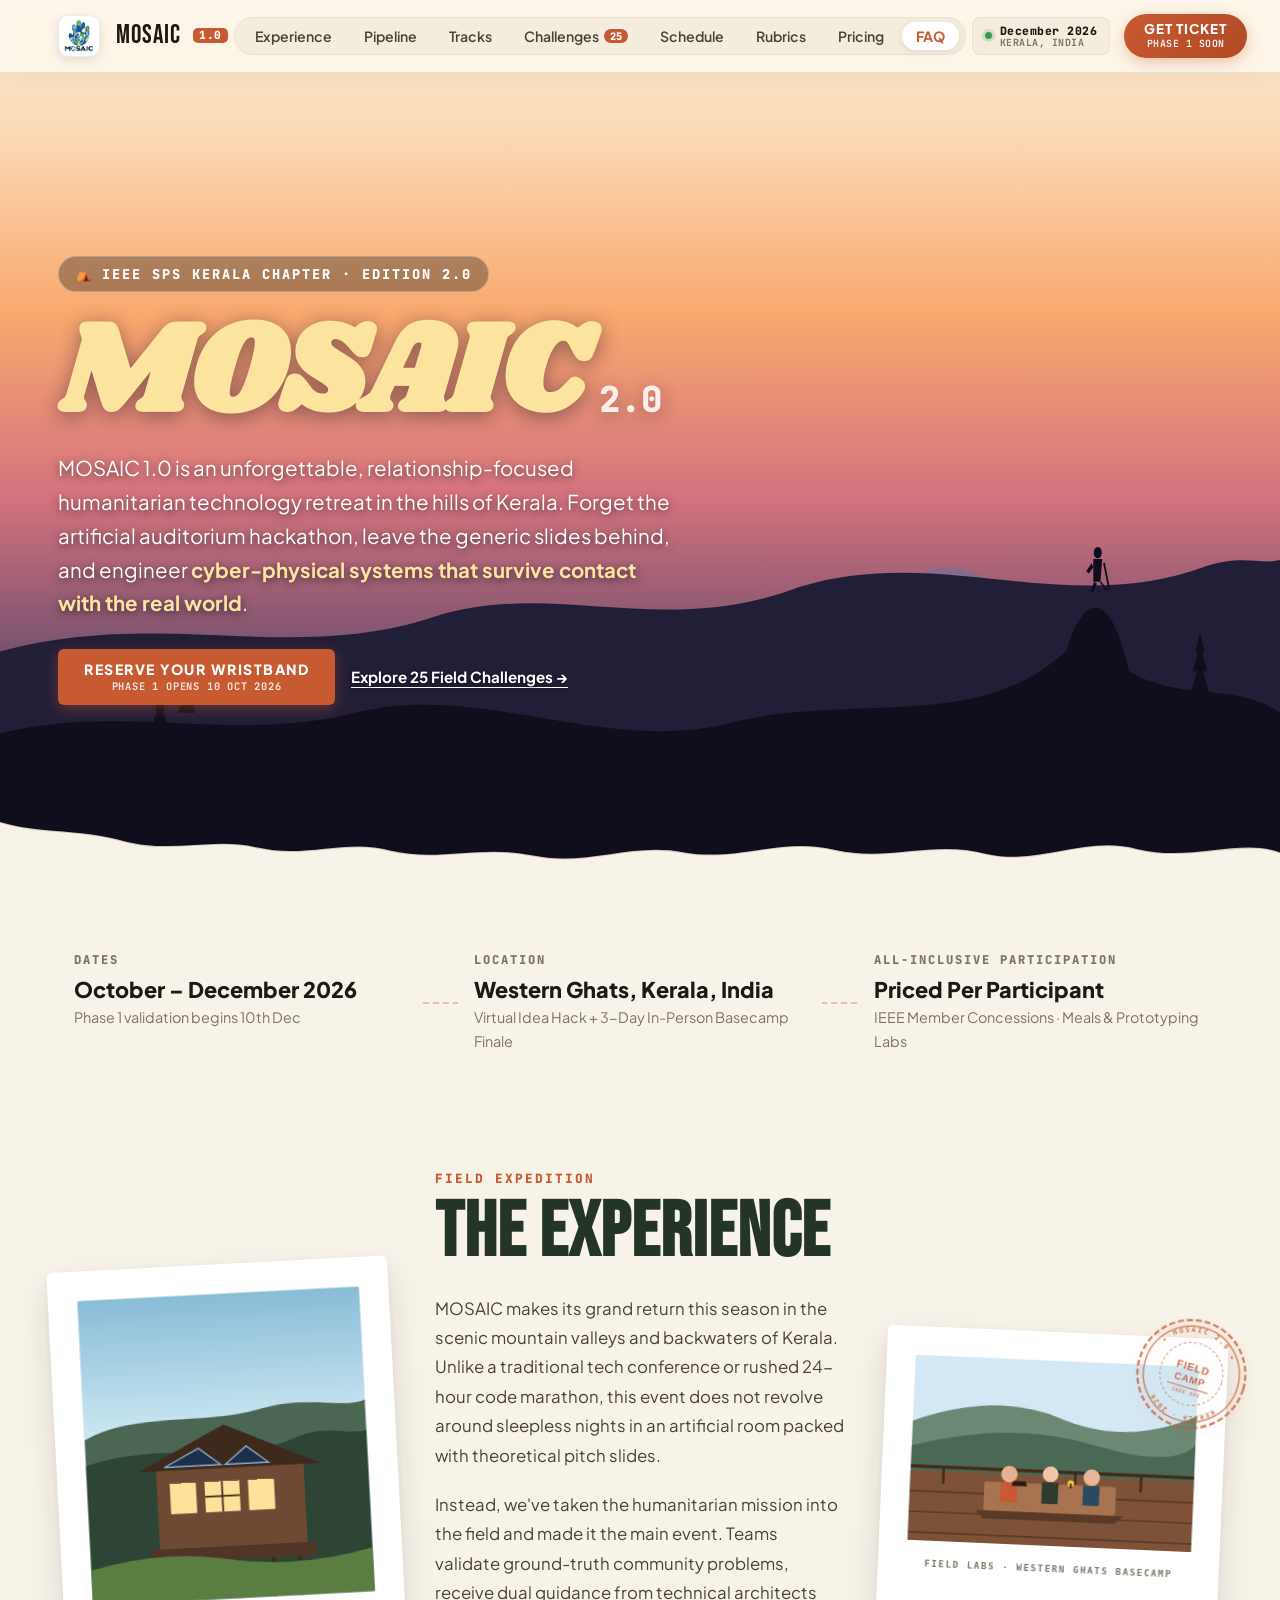
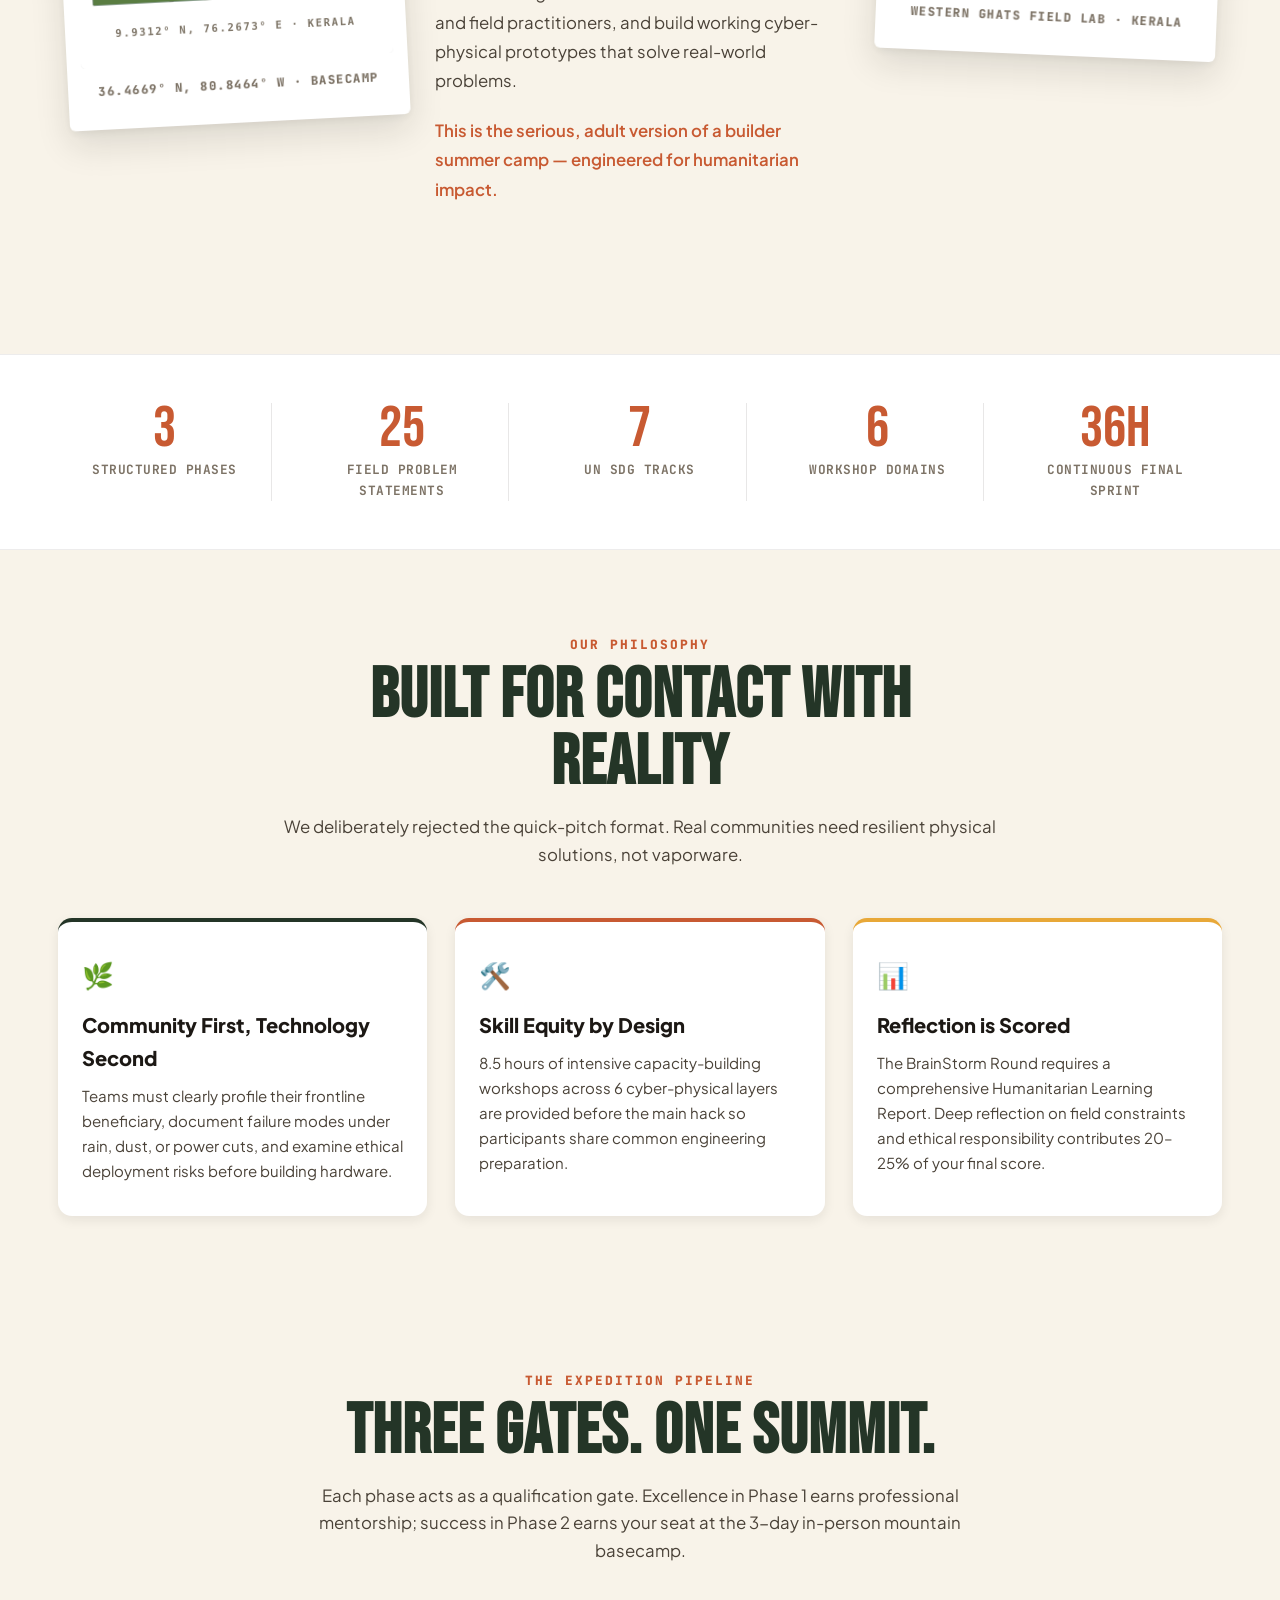
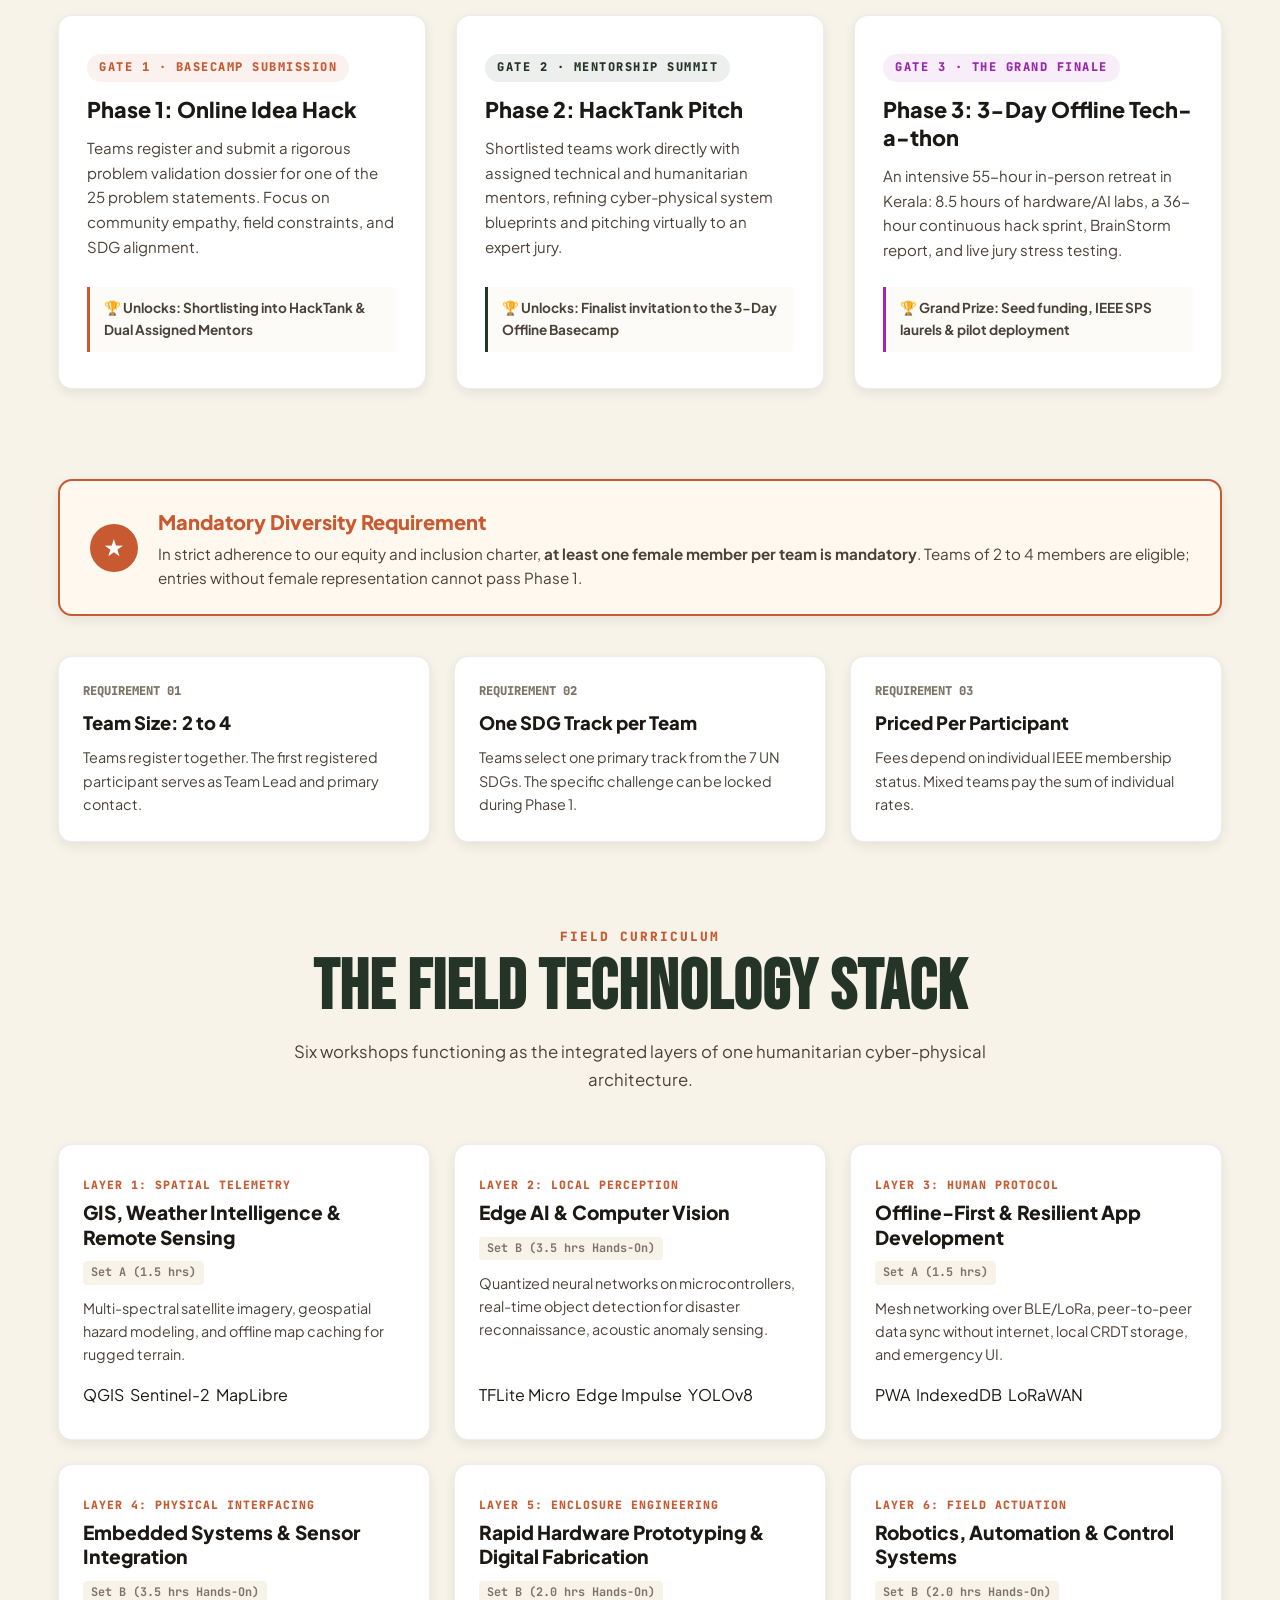
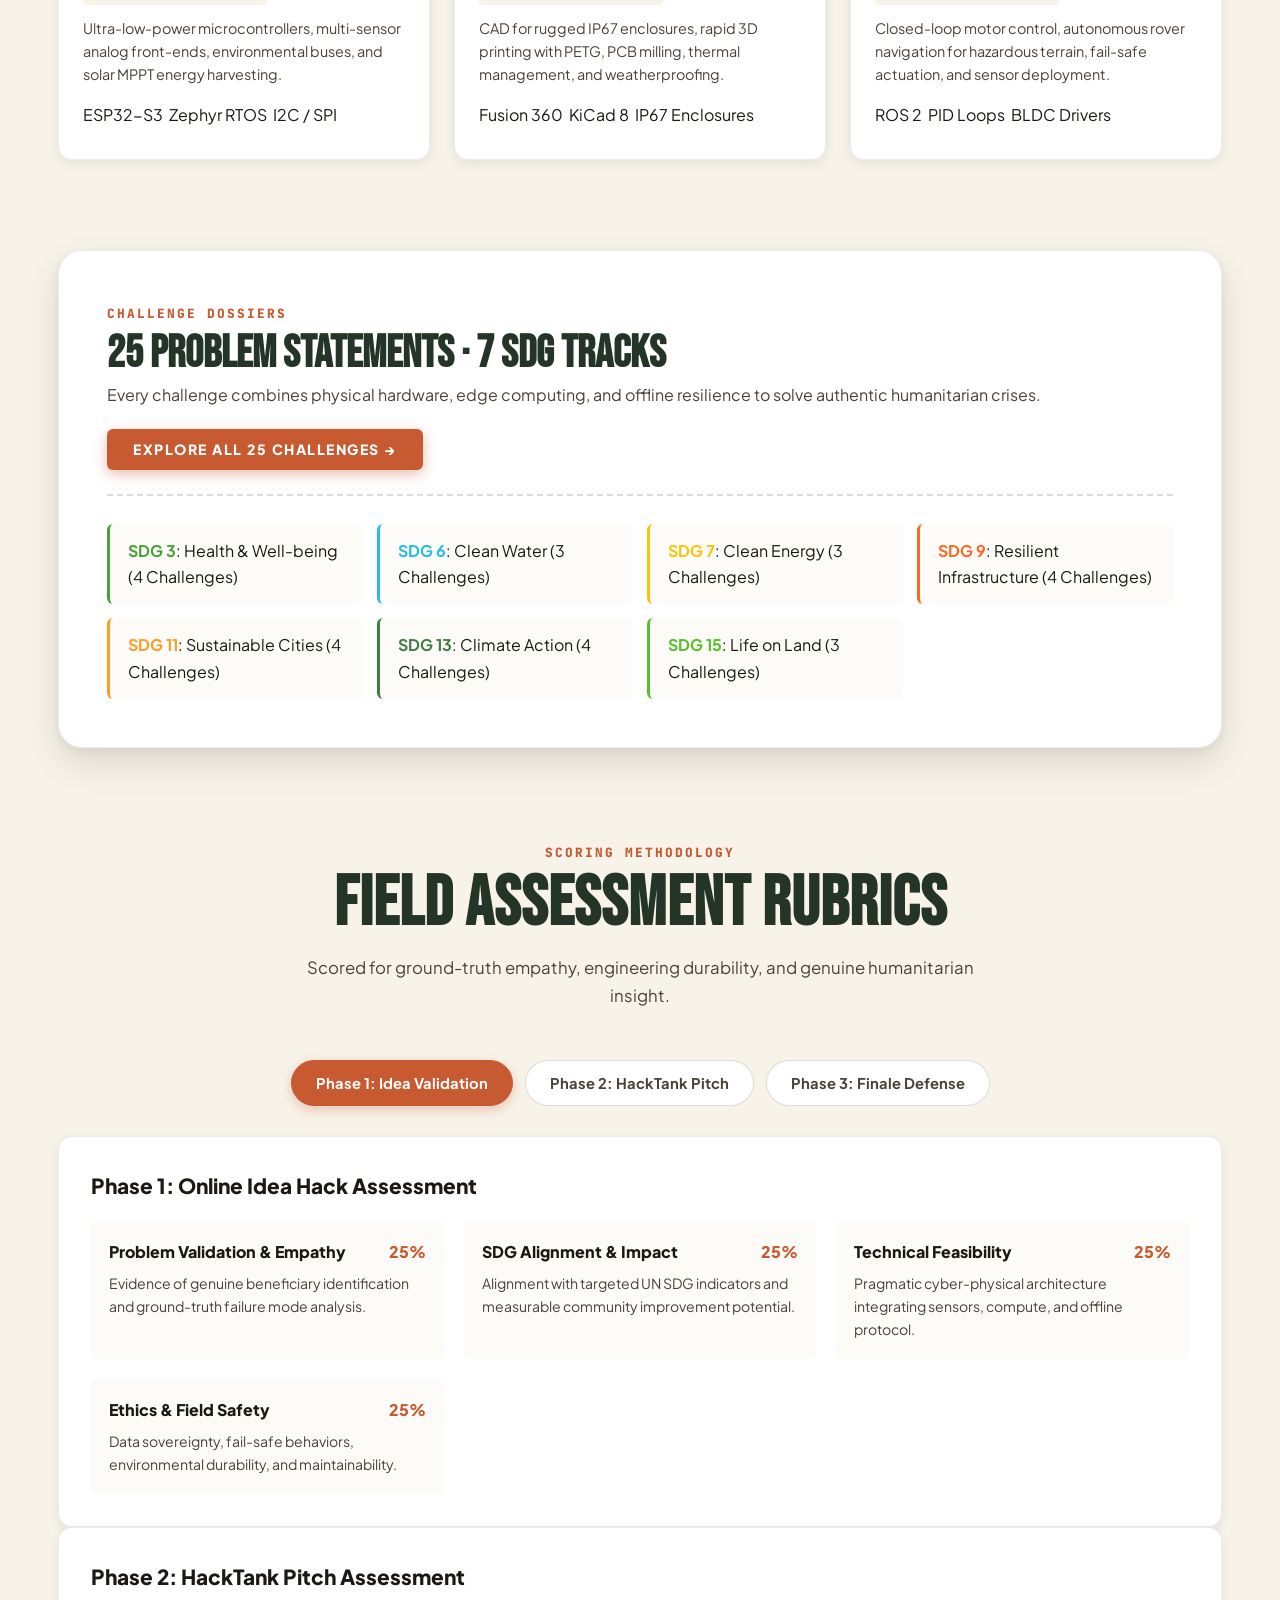
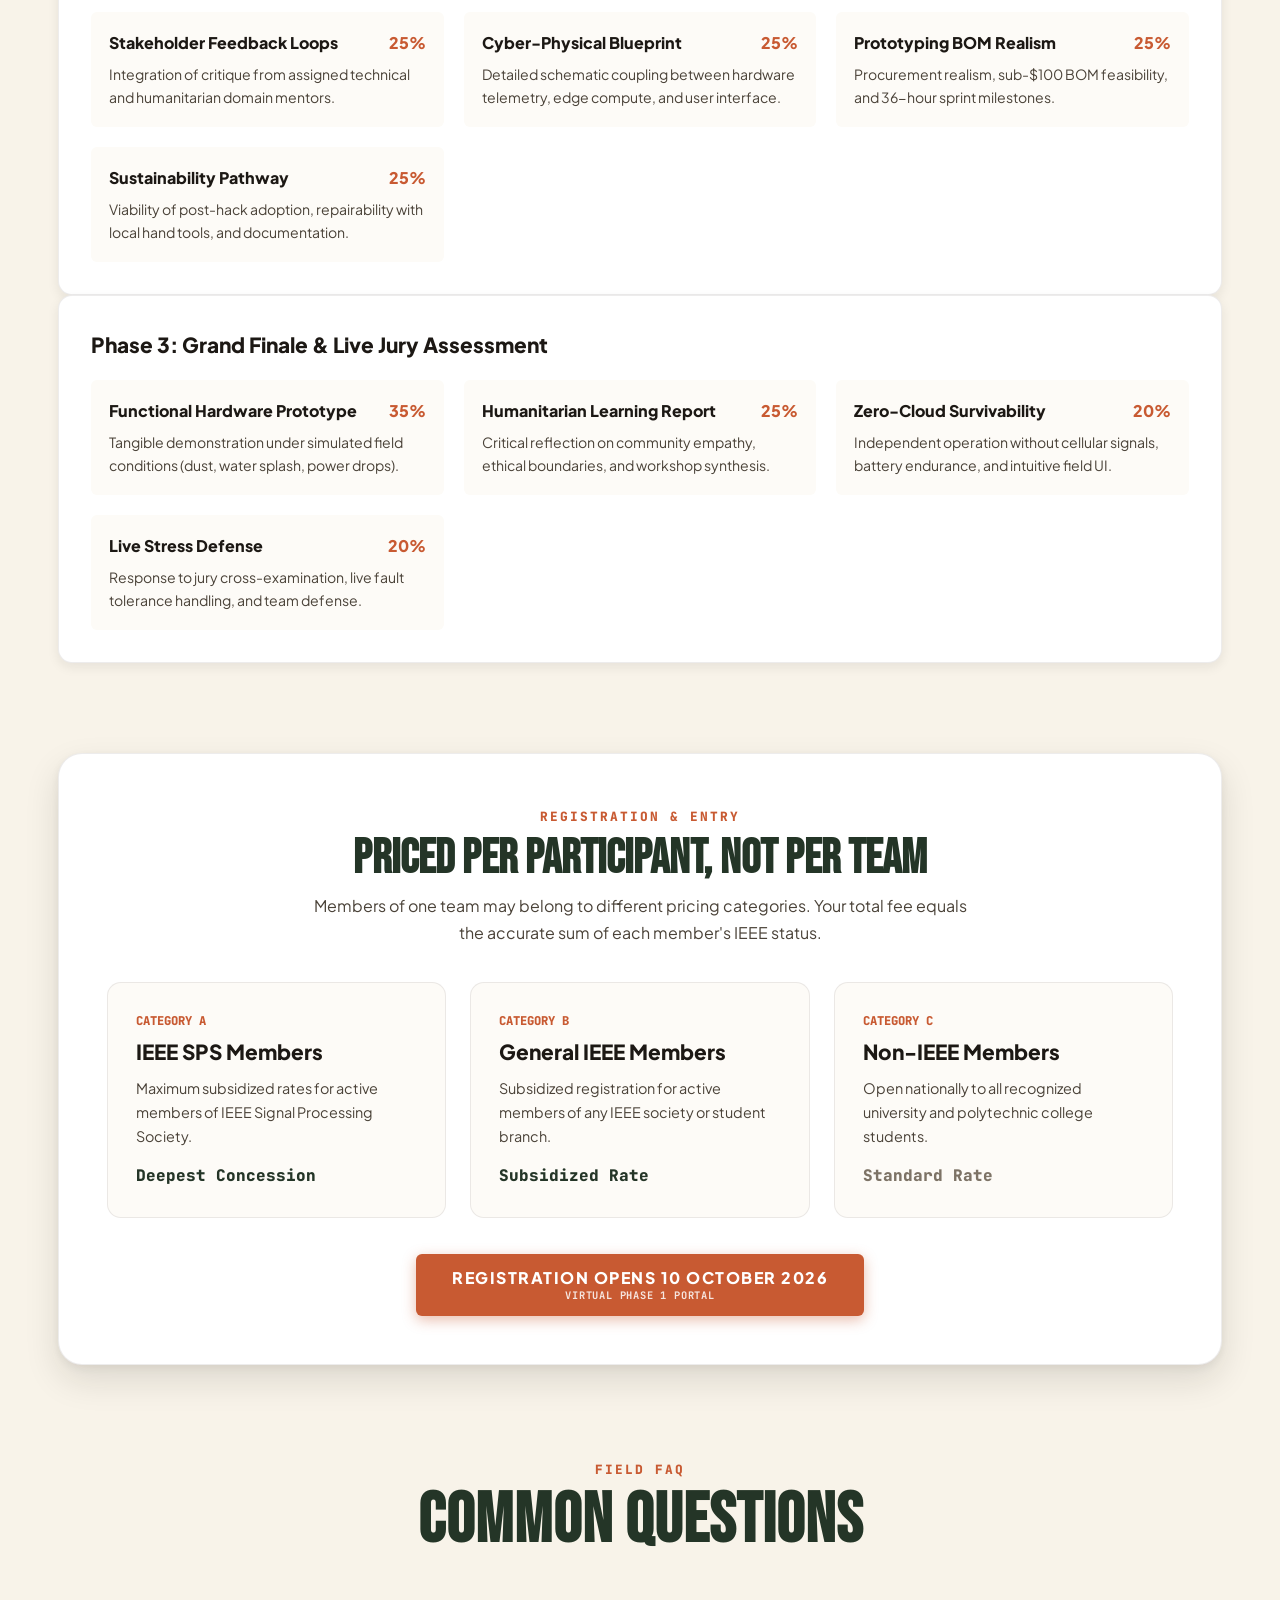
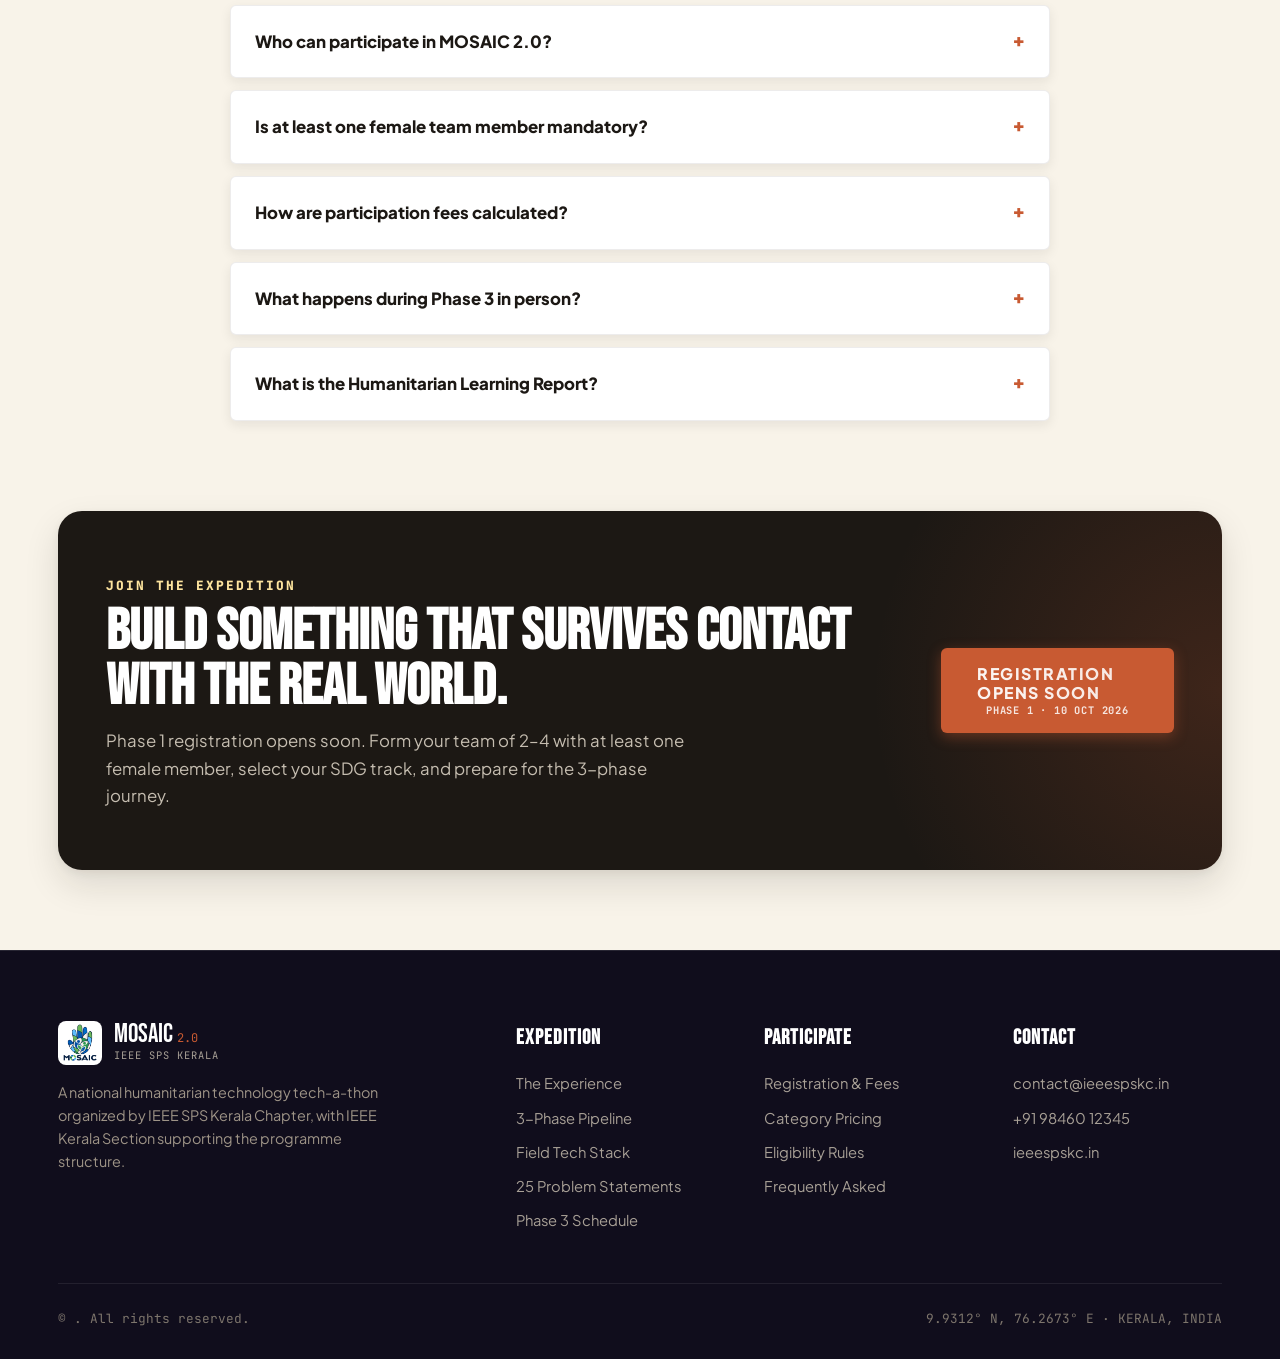
<file: index.html>
<!DOCTYPE html>
<html lang="en">
<head>
  <meta charset="UTF-8">
  <meta name="viewport" content="width=device-width, initial-scale=1.0">
  <title>MOSAIC 1.0 — National Humanitarian Tech Retreat & Challenge </title>
  <meta name="description" content="National humanitarian technology challenge. Three structured phases, 25 interdisciplinary challenges, 6 workshop layers, and a 36-hour offline tech-a-thon in Kerala.">
  
  <!-- Open Graph -->
  <meta property="og:title" content="MOSAIC 1.0 — Humanitarian Tech Expedition & Retreat">
  <meta property="og:description" content="Engineered so teams understand the community problem before they build. October – December 2026.">
  <meta property="og:type" content="website">
  
  <!-- Stylesheets -->
  <link rel="stylesheet" href="css/style.css">
  <link rel="icon" type="image/png" href="assets/event-logo.png">
</head>
<body>

  <!-- Sticky Morphing Expedition Navbar -->
  <header class="navbar-expedition" role="banner">
    <div class="container">
      <a href="index.html" class="nav-brand-group" aria-label="MOSAIC 2.0 Homepage">
        <div class="brand-logo-wrapper">
          <img src="assets/event-logo.png" alt="MOSAIC Logo" class="brand-logo-img">
        </div>
        <div class="brand-text-block">
          <div class="brand-title-row">
            <span class="brand-name">MOSAIC</span>
            <span class="brand-edition-badge">1.0</span>
          
      </a>

      <!-- Desktop Navigation -->
      <nav class="nav-links-expedition" role="navigation" aria-label="Primary Navigation">
        <a href="#about" class="nav-link-item">Experience</a>
        <a href="#pipeline" class="nav-link-item">Pipeline</a>
        <a href="#tracks" class="nav-link-item">Tracks</a>
        <a href="problem-statements.html" class="nav-link-item">
          Challenges
          <span class="nav-count-badge">25</span>
        </a>
        <a href="schedule.html" class="nav-link-item">Schedule</a>
        <a href="#evaluation" class="nav-link-item">Rubrics</a>
        <a href="#pricing" class="nav-link-item">Pricing</a>
        <a href="#faq" class="nav-link-item">FAQ</a>
      </nav>

      <!-- Right Action Group (Date Badge & Terracotta Button) -->
      <div class="nav-action-group">
        <div class="nav-date-badge">
          <span class="badge-dot" aria-hidden="true"></span>
          <div class="date-text-block">
            <span class="date-month">December 2026</span>
            <span class="date-loc">KERALA, INDIA</span>
          </div>
        </div>

        <a href="#pricing" class="btn-terracotta">
          <span>Get Ticket</span>
          <span class="btn-terracotta-sub">Phase 1 Soon</span>
        </a>

        <!-- Mobile Hamburger -->
        <button id="hamburger-btn" class="hamburger-expedition" aria-label="Toggle navigation menu" aria-expanded="false">
          <span class="hamburger-bar"></span>
          <span class="hamburger-bar"></span>
          <span class="hamburger-bar"></span>
        </button>
      </div>
    </div>
  </header>

  <!-- Mobile Drawer Menu -->
  <div id="mobile-overlay" class="mobile-nav-overlay" aria-hidden="true"></div>
  <aside id="mobile-drawer" class="mobile-nav-drawer" role="dialog" aria-label="Mobile Navigation">
    <div>
      <div class="mobile-drawer-header">
        <div class="mobile-drawer-brand">
          <img src="assets/event-logo.png" alt="MOSAIC Logo" class="mobile-drawer-logo">
          <div>
            <div class="mobile-drawer-brand-name">MOSAIC 1.0</div>
            <div class="mobile-drawer-brand-sub">IEEE SPS KERALA</div>
          </div>
        </div>
        <button id="close-drawer-btn" class="mobile-drawer-close" aria-label="Close menu">✕</button>
      </div>
      <nav class="mobile-nav-links">
        <a href="#about" class="mobile-nav-link">
          <span>The Experience</span>
          <span class="link-arrow">→</span>
        </a>
        <a href="#pipeline" class="mobile-nav-link">
          <span>3-Phase Pipeline</span>
          <span class="link-arrow">→</span>
        </a>
        <a href="#tracks" class="mobile-nav-link">
          <span>Field Tech Stack</span>
          <span class="link-arrow">→</span>
        </a>
        <a href="problem-statements.html" class="mobile-nav-link">
          <span>25 Problem Statements</span>
          <span class="link-arrow">→</span>
        </a>
        <a href="schedule.html" class="mobile-nav-link">
          <span>Phase 3 Schedule</span>
          <span class="link-arrow">→</span>
        </a>
        <a href="#evaluation" class="mobile-nav-link">
          <span>Evaluation Rubrics</span>
          <span class="link-arrow">→</span>
        </a>
        <a href="#pricing" class="mobile-nav-link">
          <span>Pricing & Entry</span>
          <span class="link-arrow">→</span>
        </a>
        <a href="#faq" class="mobile-nav-link">
          <span>FAQ</span>
          <span class="link-arrow">→</span>
        </a>
        <a href="#contact" class="mobile-nav-link">
          <span>Contact</span>
          <span class="link-arrow">→</span>
        </a>
      </nav>
    </div>
    <div class="mobile-drawer-footer">
      <div class="mobile-drawer-meta">
        <span>⛺</span>
        <span>Kerala, India · Dec 2026</span>
      </div>
      <a href="#pricing" class="btn-terracotta" style="width: 100%; text-align: center;">
        <span>Register Team</span>
        <span class="btn-terracotta-sub">Opening 10 Dec 2026</span>
      </a>
    </div>
  </aside>

  <main id="main-content">

    <!-- 1. MULTI-LAYER PARALLAX MOUNTAIN SUNSET HERO SECTION -->
    <section class="hero-parallax-container" aria-label="Hero Landscape">
      
      <!-- Parallax Mountain Layers (controlled by js/app.js) -->
      <div class="parallax-layer layer-far" aria-hidden="true">
        <img src="assets/mountain-far.svg" alt="">
      </div>
      <div class="parallax-layer layer-mid" aria-hidden="true">
        <img src="assets/mountain-mid.svg" alt="">
      </div>
      <div class="parallax-layer layer-near" aria-hidden="true">
        <img src="assets/mountain-near.svg" alt="">
      </div>
      <div class="parallax-layer layer-foreground" aria-hidden="true">
        <!-- Contains the foreground mountain crest and lone explorer silhouette on the ridge -->
        <img src="assets/mountain-foreground.svg" alt="">
      </div>

      <!-- Hero Typography & Content -->
      <div class="container">
        <div class="hero-expedition-content">
          <div class="hero-editorial-badge">
            <span>⛺</span> IEEE SPS Kerala Chapter · Edition 2.0
          </div>

          <h1 class="hero-camp-title">
            MOSAIC<span class="hero-camp-tag">2.0</span>
          </h1>

          <p class="hero-camp-lead">
            MOSAIC 1.0 is an unforgettable, relationship-focused humanitarian technology retreat in the hills of Kerala. Forget the artificial auditorium hackathon, leave the generic slides behind, and engineer <strong>cyber-physical systems that survive contact with the real world</strong>.
          </p>

          <div style="display: flex; gap: 16px; align-items: center; flex-wrap: wrap;">
            <a href="#pricing" class="btn-terracotta">
              <span>Reserve Your Wristband</span>
              <span class="btn-terracotta-sub">Phase 1 Opens 10 Oct 2026</span>
            </a>
            <a href="problem-statements.html" style="font-family: var(--font-body); font-weight: 700; color: #FFFFFF; text-decoration: underline; text-underline-offset: 4px; font-size: 0.95rem; text-shadow: 0 1px 4px rgba(0,0,0,0.6);">
              Explore 25 Field Challenges →
            </a>
          </div>
        </div>
      </div>

      <!-- Organic Torn Paper / Mountain Silhouette Divider -->
      <div class="torn-paper-divider" aria-hidden="true">
        <img src="assets/torn-paper.svg" alt="">
      </div>
    </section>

    <!-- 2. EXPEDITION KEY FACTS 3-COLUMN STRIP (Matching Flat Camp Reference) -->
    <section class="facts-strip-section" aria-label="Key Facts">
      <div class="container">
        <div class="facts-strip-grid">
          <div class="fact-column">
            <div class="fact-label">DATES</div>
            <div class="fact-val-primary">October – December 2026</div>
            <div class="fact-val-sub">Phase 1 validation begins 10th Dec</div>
          </div>

          <div class="fact-column">
            <div class="fact-label">LOCATION</div>
            <div class="fact-val-primary">Western Ghats, Kerala, India</div>
            <div class="fact-val-sub">Virtual Idea Hack + 3-Day In-Person Basecamp Finale</div>
          </div>

          <div class="fact-column">
            <div class="fact-label">ALL-INCLUSIVE PARTICIPATION</div>
            <div class="fact-val-primary">Priced Per Participant</div>
            <div class="fact-val-sub">IEEE Member Concessions · Meals & Prototyping Labs</div>
          </div>
        </div>
      </div>
    </section>

    <!-- 3. "THE EXPERIENCE" SECTION & POLAROIDS (Matching Flat Camp Layout) -->
    <section id="about" class="experience-section" aria-label="The Experience">
      <div class="container">
        <div class="experience-grid">
          
          <!-- Left Polaroid: Mountain Lodge with GPS Coordinates -->
          <div class="polaroid-card tilt-left">
            <div class="polaroid-img-wrapper">
              <img src="assets/images/polaroid-lodge.svg" alt="Basecamp Lodge in Western Ghats">
            </div>
            <div class="polaroid-coords">36.4669° N, 80.8464° W · BASECAMP</div>
          </div>

          <!-- Center Content: The Experience -->
          <div class="experience-center">
            <span class="trail-eyebrow">FIELD EXPEDITION</span>
            <h2 class="experience-heading">THE EXPERIENCE</h2>
            
            <p class="experience-body">
              MOSAIC makes its grand return this season in the scenic mountain valleys and backwaters of Kerala. Unlike a traditional tech conference or rushed 24-hour code marathon, this event does not revolve around sleepless nights in an artificial room packed with theoretical pitch slides.
            </p>
            <p class="experience-body">
              Instead, we've taken the humanitarian mission into the field and made it the main event. Teams validate ground-truth community problems, receive dual guidance from technical architects and field practitioners, and build working cyber-physical prototypes that solve real-world problems.
            </p>
            <p class="experience-body" style="font-weight: 600; color: var(--terracotta);">
              This is the serious, adult version of a builder summer camp — engineered for humanitarian impact.
            </p>
          </div>

          <!-- Right Polaroid: Outdoor Terrace Gathering with Vintage Postal Stamp -->
          <div class="polaroid-card tilt-right" style="position: relative;">
            <!-- Weathered Postal Stamp tilted on top right -->
            <img src="assets/postal-stamp.svg" alt="Official Expedition Stamp" class="stamp-element">

            <div class="polaroid-img-wrapper">
              <img src="assets/images/polaroid-gathering.svg" alt="Makers collaborating on mountain terrace">
            </div>
            <div class="polaroid-coords">WESTERN GHATS FIELD LAB · KERALA</div>
          </div>

        </div>
      </div>
    </section>

    <!-- 4. STATS BANNER STRIP -->
    <section class="stats-banner-section" aria-label="Event Statistics">
      <div class="container">
        <div class="stats-flex">
          <div class="stat-item">
            <div class="stat-num-expedition">3</div>
            <div class="stat-text-expedition">Structured Phases</div>
          </div>
          <div class="stat-item">
            <div class="stat-num-expedition">25</div>
            <div class="stat-text-expedition">Field Problem Statements</div>
          </div>
          <div class="stat-item">
            <div class="stat-num-expedition">7</div>
            <div class="stat-text-expedition">UN SDG Tracks</div>
          </div>
          <div class="stat-item">
            <div class="stat-num-expedition">6</div>
            <div class="stat-text-expedition">Workshop Domains</div>
          </div>
          <div class="stat-item">
            <div class="stat-num-expedition">36h</div>
            <div class="stat-text-expedition">Continuous Final Sprint</div>
          </div>
        </div>
      </div>
    </section>

    <!-- 5. THREE CORE PRINCIPLES -->
    <section class="container" style="margin-bottom: 90px;">
      <div class="trail-section-header">
        <span class="trail-eyebrow">OUR PHILOSOPHY</span>
        <h2 class="trail-title">BUILT FOR CONTACT WITH REALITY</h2>
        <p style="font-size: 1.05rem; color: var(--ink-body);">
          We deliberately rejected the quick-pitch format. Real communities need resilient physical solutions, not vaporware.
        </p>
      </div>

      <div style="display: grid; grid-template-columns: repeat(auto-fit, minmax(320px, 1fr)); gap: 28px;">
        <div style="background: #FFFFFF; border-radius: var(--radius-md); padding: 32px 24px; box-shadow: var(--shadow-sm); border-top: 4px solid var(--forest-green);">
          <div style="font-size: 1.6rem; margin-bottom: 12px;">🌿</div>
          <h3 style="font-family: var(--font-body); font-size: 1.25rem; font-weight: 800; margin-bottom: 10px;">Community First, Technology Second</h3>
          <p style="font-size: 0.94rem; color: var(--ink-body); line-height: 1.65;">
            Teams must clearly profile their frontline beneficiary, document failure modes under rain, dust, or power cuts, and examine ethical deployment risks before building hardware.
          </p>
        </div>

        <div style="background: #FFFFFF; border-radius: var(--radius-md); padding: 32px 24px; box-shadow: var(--shadow-sm); border-top: 4px solid var(--terracotta);">
          <div style="font-size: 1.6rem; margin-bottom: 12px;">🛠️</div>
          <h3 style="font-family: var(--font-body); font-size: 1.25rem; font-weight: 800; margin-bottom: 10px;">Skill Equity by Design</h3>
          <p style="font-size: 0.94rem; color: var(--ink-body); line-height: 1.65;">
            8.5 hours of intensive capacity-building workshops across 6 cyber-physical layers are provided before the main hack so participants share common engineering preparation.
          </p>
        </div>

        <div style="background: #FFFFFF; border-radius: var(--radius-md); padding: 32px 24px; box-shadow: var(--shadow-sm); border-top: 4px solid var(--gold-accent);">
          <div style="font-size: 1.6rem; margin-bottom: 12px;">📊</div>
          <h3 style="font-family: var(--font-body); font-size: 1.25rem; font-weight: 800; margin-bottom: 10px;">Reflection is Scored</h3>
          <p style="font-size: 0.94rem; color: var(--ink-body); line-height: 1.65;">
            The BrainStorm Round requires a comprehensive Humanitarian Learning Report. Deep reflection on field constraints and ethical responsibility contributes 20–25% of your final score.
          </p>
        </div>
      </div>
    </section>

    <!-- 6. THE 3-PHASE PIPELINE (Hiking Trail Milestone Map) -->
    <section id="pipeline" class="pipeline-section" aria-label="Timeline Pipeline">
      <div class="container">
        <div class="trail-section-header">
          <span class="trail-eyebrow">THE EXPEDITION PIPELINE</span>
          <h2 class="trail-title">THREE GATES. ONE SUMMIT.</h2>
          <p style="font-size: 1.05rem; color: var(--ink-body);">
            Each phase acts as a qualification gate. Excellence in Phase 1 earns professional mentorship; success in Phase 2 earns your seat at the 3-day in-person mountain basecamp.
          </p>
        </div>

        <div class="pipeline-cards-grid">
          <!-- Gate 1 -->
          <div class="pipeline-card">
            <div>
              <span class="pipeline-badge">GATE 1 · BASECAMP SUBMISSION</span>
              <h3 class="pipeline-card-title">Phase 1: Online Idea Hack</h3>
              <p class="pipeline-card-desc">
                Teams register and submit a rigorous problem validation dossier for one of the 25 problem statements. Focus on community empathy, field constraints, and SDG alignment.
              </p>
            </div>
            <div class="pipeline-card-reward">
              🏆 Unlocks: Shortlisting into HackTank & Dual Assigned Mentors
            </div>
          </div>

          <!-- Gate 2 -->
          <div class="pipeline-card">
            <div>
              <span class="pipeline-badge" style="color: var(--forest-green); background: rgba(36, 53, 39, 0.08);">GATE 2 · MENTORSHIP SUMMIT</span>
              <h3 class="pipeline-card-title">Phase 2: HackTank Pitch</h3>
              <p class="pipeline-card-desc">
                Shortlisted teams work directly with assigned technical and humanitarian mentors, refining cyber-physical system blueprints and pitching virtually to an expert jury.
              </p>
            </div>
            <div class="pipeline-card-reward" style="border-left-color: var(--forest-green);">
              🏆 Unlocks: Finalist invitation to the 3-Day Offline Basecamp
            </div>
          </div>

          <!-- Gate 3 -->
          <div class="pipeline-card">
            <div>
              <span class="pipeline-badge" style="color: #9C27B0; background: rgba(156, 39, 176, 0.08);">GATE 3 · THE GRAND FINALE</span>
              <h3 class="pipeline-card-title">Phase 3: 3-Day Offline Tech-a-thon</h3>
              <p class="pipeline-card-desc">
                An intensive 55-hour in-person retreat in Kerala: 8.5 hours of hardware/AI labs, a 36-hour continuous hack sprint, BrainStorm report, and live jury stress testing.
              </p>
            </div>
            <div class="pipeline-card-reward" style="border-left-color: #9C27B0;">
              🏆 Grand Prize: Seed funding, IEEE SPS laurels & pilot deployment
            </div>
          </div>
        </div>
      </div>
    </section>

    <!-- 7. ELIGIBILITY SECTION -->
    <section class="container" style="margin-bottom: 80px;">
      <div class="eligibility-banner-expedition">
        <div class="eligibility-icon-circle">★</div>
        <div>
          <h3 style="font-size: 1.25rem; font-weight: 800; color: var(--terracotta); margin-bottom: 4px;">
            Mandatory Diversity Requirement
          </h3>
          <p style="font-size: 0.95rem; color: var(--ink-body); line-height: 1.6;">
            In strict adherence to our equity and inclusion charter, <strong>at least one female member per team is mandatory</strong>. Teams of 2 to 4 members are eligible; entries without female representation cannot pass Phase 1.
          </p>
        </div>
      </div>

      <div style="display: grid; grid-template-columns: repeat(auto-fit, minmax(300px, 1fr)); gap: 24px;">
        <div style="background: #FFFFFF; padding: 24px; border-radius: var(--radius-md); box-shadow: var(--shadow-sm); border: 1.5px solid rgba(28,24,20,0.08);">
          <div style="font-family: var(--font-mono); font-size: 0.76rem; font-weight: 800; color: var(--ink-muted); text-transform: uppercase;">Requirement 01</div>
          <h4 style="font-size: 1.15rem; font-weight: 800; margin: 6px 0 8px;">Team Size: 2 to 4</h4>
          <p style="font-size: 0.9rem; color: var(--ink-body);">Teams register together. The first registered participant serves as Team Lead and primary contact.</p>
        </div>

        <div style="background: #FFFFFF; padding: 24px; border-radius: var(--radius-md); box-shadow: var(--shadow-sm); border: 1.5px solid rgba(28,24,20,0.08);">
          <div style="font-family: var(--font-mono); font-size: 0.76rem; font-weight: 800; color: var(--ink-muted); text-transform: uppercase;">Requirement 02</div>
          <h4 style="font-size: 1.15rem; font-weight: 800; margin: 6px 0 8px;">One SDG Track per Team</h4>
          <p style="font-size: 0.9rem; color: var(--ink-body);">Teams select one primary track from the 7 UN SDGs. The specific challenge can be locked during Phase 1.</p>
        </div>

        <div style="background: #FFFFFF; padding: 24px; border-radius: var(--radius-md); box-shadow: var(--shadow-sm); border: 1.5px solid rgba(28,24,20,0.08);">
          <div style="font-family: var(--font-mono); font-size: 0.76rem; font-weight: 800; color: var(--ink-muted); text-transform: uppercase;">Requirement 03</div>
          <h4 style="font-size: 1.15rem; font-weight: 800; margin: 6px 0 8px;">Priced Per Participant</h4>
          <p style="font-size: 0.9rem; color: var(--ink-body);">Fees depend on individual IEEE membership status. Mixed teams pay the sum of individual rates.</p>
        </div>
      </div>
    </section>

    <!-- 8. WORKSHOP LAYERS (The Field Technology Stack) -->
    <section id="tracks" class="container" style="margin-bottom: 90px;">
      <div class="trail-section-header">
        <span class="trail-eyebrow">FIELD CURRICULUM</span>
        <h2 class="trail-title">THE FIELD TECHNOLOGY STACK</h2>
        <p style="font-size: 1.05rem; color: var(--ink-body);">
          Six workshops functioning as the integrated layers of one humanitarian cyber-physical architecture.
        </p>
      </div>

      <div class="workshops-expedition-grid">
        <div class="workshop-field-card">
          <div>
            <div class="ws-field-layer">Layer 1: Spatial Telemetry</div>
            <h3 class="ws-field-title">GIS, Weather Intelligence & Remote Sensing</h3>
            <span class="ws-field-set">Set A (1.5 hrs)</span>
            <p class="ws-field-desc">Multi-spectral satellite imagery, geospatial hazard modeling, and offline map caching for rugged terrain.</p>
          </div>
          <div style="display: flex; gap: 6px; flex-wrap: wrap;">
            <span class="tech-chip">QGIS</span><span class="tech-chip">Sentinel-2</span><span class="tech-chip">MapLibre</span>
          </div>
        </div>

        <div class="workshop-field-card">
          <div>
            <div class="ws-field-layer">Layer 2: Local Perception</div>
            <h3 class="ws-field-title">Edge AI & Computer Vision</h3>
            <span class="ws-field-set">Set B (3.5 hrs Hands-On)</span>
            <p class="ws-field-desc">Quantized neural networks on microcontrollers, real-time object detection for disaster reconnaissance, acoustic anomaly sensing.</p>
          </div>
          <div style="display: flex; gap: 6px; flex-wrap: wrap;">
            <span class="tech-chip">TFLite Micro</span><span class="tech-chip">Edge Impulse</span><span class="tech-chip">YOLOv8</span>
          </div>
        </div>

        <div class="workshop-field-card">
          <div>
            <div class="ws-field-layer">Layer 3: Human Protocol</div>
            <h3 class="ws-field-title">Offline-First & Resilient App Development</h3>
            <span class="ws-field-set">Set A (1.5 hrs)</span>
            <p class="ws-field-desc">Mesh networking over BLE/LoRa, peer-to-peer data sync without internet, local CRDT storage, and emergency UI.</p>
          </div>
          <div style="display: flex; gap: 6px; flex-wrap: wrap;">
            <span class="tech-chip">PWA</span><span class="tech-chip">IndexedDB</span><span class="tech-chip">LoRaWAN</span>
          </div>
        </div>

        <div class="workshop-field-card">
          <div>
            <div class="ws-field-layer">Layer 4: Physical Interfacing</div>
            <h3 class="ws-field-title">Embedded Systems & Sensor Integration</h3>
            <span class="ws-field-set">Set B (3.5 hrs Hands-On)</span>
            <p class="ws-field-desc">Ultra-low-power microcontrollers, multi-sensor analog front-ends, environmental buses, and solar MPPT energy harvesting.</p>
          </div>
          <div style="display: flex; gap: 6px; flex-wrap: wrap;">
            <span class="tech-chip">ESP32-S3</span><span class="tech-chip">Zephyr RTOS</span><span class="tech-chip">I2C / SPI</span>
          </div>
        </div>

        <div class="workshop-field-card">
          <div>
            <div class="ws-field-layer">Layer 5: Enclosure Engineering</div>
            <h3 class="ws-field-title">Rapid Hardware Prototyping & Digital Fabrication</h3>
            <span class="ws-field-set">Set B (2.0 hrs Hands-On)</span>
            <p class="ws-field-desc">CAD for rugged IP67 enclosures, rapid 3D printing with PETG, PCB milling, thermal management, and weatherproofing.</p>
          </div>
          <div style="display: flex; gap: 6px; flex-wrap: wrap;">
            <span class="tech-chip">Fusion 360</span><span class="tech-chip">KiCad 8</span><span class="tech-chip">IP67 Enclosures</span>
          </div>
        </div>

        <div class="workshop-field-card">
          <div>
            <div class="ws-field-layer">Layer 6: Field Actuation</div>
            <h3 class="ws-field-title">Robotics, Automation & Control Systems</h3>
            <span class="ws-field-set">Set B (2.0 hrs Hands-On)</span>
            <p class="ws-field-desc">Closed-loop motor control, autonomous rover navigation for hazardous terrain, fail-safe actuation, and sensor deployment.</p>
          </div>
          <div style="display: flex; gap: 6px; flex-wrap: wrap;">
            <span class="tech-chip">ROS 2</span><span class="tech-chip">PID Loops</span><span class="tech-chip">BLDC Drivers</span>
          </div>
        </div>
      </div>
    </section>

    <!-- 9. PROBLEM STATEMENTS TEASER -->
    <section class="container" style="margin-bottom: 90px;">
      <div style="background: #FFFFFF; border-radius: var(--radius-lg); padding: 48px; box-shadow: var(--shadow-polaroid); border: 1.5px solid rgba(28,24,20,0.08);">
        <div style="display: flex; justify-content: space-between; align-items: flex-end; flex-wrap: wrap; gap: 20px; border-bottom: 2px dashed rgba(28,24,20,0.15); padding-bottom: 24px; margin-bottom: 28px;">
          <div>
            <span class="trail-eyebrow">CHALLENGE DOSSIERS</span>
            <h2 style="font-family: var(--font-condensed); font-size: 2.8rem; line-height: 1; color: var(--forest-green);">
              25 PROBLEM STATEMENTS · 7 SDG TRACKS
            </h2>
            <p style="color: var(--ink-body); font-size: 1rem; margin-top: 6px;">
              Every challenge combines physical hardware, edge computing, and offline resilience to solve authentic humanitarian crises.
            </p>
          </div>
          <a href="problem-statements.html" class="btn-terracotta">
            <span>Explore All 25 Challenges →</span>
          </a>
        </div>

        <!-- 7 SDG Chips -->
        <div style="display: grid; grid-template-columns: repeat(auto-fit, minmax(240px, 1fr)); gap: 14px;">
          <div style="background: var(--bg-canvas-soft); padding: 14px 18px; border-radius: var(--radius-sm); border-left: 3px solid #4C9F38;">
            <strong style="color: #4C9F38;">SDG 3</strong>: Health & Well-being (4 Challenges)
          </div>
          <div style="background: var(--bg-canvas-soft); padding: 14px 18px; border-radius: var(--radius-sm); border-left: 3px solid #26BDE2;">
            <strong style="color: #26BDE2;">SDG 6</strong>: Clean Water (3 Challenges)
          </div>
          <div style="background: var(--bg-canvas-soft); padding: 14px 18px; border-radius: var(--radius-sm); border-left: 3px solid #FCC30B;">
            <strong style="color: #FCC30B;">SDG 7</strong>: Clean Energy (3 Challenges)
          </div>
          <div style="background: var(--bg-canvas-soft); padding: 14px 18px; border-radius: var(--radius-sm); border-left: 3px solid #FD6925;">
            <strong style="color: #FD6925;">SDG 9</strong>: Resilient Infrastructure (4 Challenges)
          </div>
          <div style="background: var(--bg-canvas-soft); padding: 14px 18px; border-radius: var(--radius-sm); border-left: 3px solid #FD9D24;">
            <strong style="color: #FD9D24;">SDG 11</strong>: Sustainable Cities (4 Challenges)
          </div>
          <div style="background: var(--bg-canvas-soft); padding: 14px 18px; border-radius: var(--radius-sm); border-left: 3px solid #3F7E44;">
            <strong style="color: #3F7E44;">SDG 13</strong>: Climate Action (4 Challenges)
          </div>
          <div style="background: var(--bg-canvas-soft); padding: 14px 18px; border-radius: var(--radius-sm); border-left: 3px solid #56C02B;">
            <strong style="color: #56C02B;">SDG 15</strong>: Life on Land (3 Challenges)
          </div>
        </div>
      </div>
    </section>

    <!-- 10. EVALUATION RUBRIC TABS -->
    <section id="evaluation" class="container" style="margin-bottom: 90px;">
      <div class="trail-section-header">
        <span class="trail-eyebrow">SCORING METHODOLOGY</span>
        <h2 class="trail-title">FIELD ASSESSMENT RUBRICS</h2>
        <p style="font-size: 1.05rem; color: var(--ink-body);">
          Scored for ground-truth empathy, engineering durability, and genuine humanitarian insight.
        </p>
      </div>

      <div class="rubric-expedition-tabs">
        <button class="tab-btn-expedition active" data-tab="phase1">Phase 1: Idea Validation</button>
        <button class="tab-btn-expedition" data-tab="phase2">Phase 2: HackTank Pitch</button>
        <button class="tab-btn-expedition" data-tab="phase3">Phase 3: Finale Defense</button>
      </div>

      <!-- Tab Panel 1 -->
      <div id="tab-panel-phase1" class="tab-panel active">
        <div style="background: #FFFFFF; border-radius: var(--radius-md); padding: 32px; box-shadow: var(--shadow-sm); border: 1.5px solid rgba(28,24,20,0.08);">
          <h3 style="font-size: 1.3rem; font-weight: 800; margin-bottom: 18px;">Phase 1: Online Idea Hack Assessment</h3>
          <div style="display: grid; grid-template-columns: repeat(auto-fit, minmax(260px, 1fr)); gap: 20px;">
            <div style="background: var(--bg-canvas-soft); padding: 18px; border-radius: var(--radius-sm);">
              <div style="display: flex; justify-content: space-between; font-weight: 800; margin-bottom: 6px;">
                <span>Problem Validation & Empathy</span><span style="color: var(--terracotta);">25%</span>
              </div>
              <p style="font-size: 0.88rem; color: var(--ink-body);">Evidence of genuine beneficiary identification and ground-truth failure mode analysis.</p>
            </div>
            <div style="background: var(--bg-canvas-soft); padding: 18px; border-radius: var(--radius-sm);">
              <div style="display: flex; justify-content: space-between; font-weight: 800; margin-bottom: 6px;">
                <span>SDG Alignment & Impact</span><span style="color: var(--terracotta);">25%</span>
              </div>
              <p style="font-size: 0.88rem; color: var(--ink-body);">Alignment with targeted UN SDG indicators and measurable community improvement potential.</p>
            </div>
            <div style="background: var(--bg-canvas-soft); padding: 18px; border-radius: var(--radius-sm);">
              <div style="display: flex; justify-content: space-between; font-weight: 800; margin-bottom: 6px;">
                <span>Technical Feasibility</span><span style="color: var(--terracotta);">25%</span>
              </div>
              <p style="font-size: 0.88rem; color: var(--ink-body);">Pragmatic cyber-physical architecture integrating sensors, compute, and offline protocol.</p>
            </div>
            <div style="background: var(--bg-canvas-soft); padding: 18px; border-radius: var(--radius-sm);">
              <div style="display: flex; justify-content: space-between; font-weight: 800; margin-bottom: 6px;">
                <span>Ethics & Field Safety</span><span style="color: var(--terracotta);">25%</span>
              </div>
              <p style="font-size: 0.88rem; color: var(--ink-body);">Data sovereignty, fail-safe behaviors, environmental durability, and maintainability.</p>
            </div>
          </div>
        </div>
      </div>

      <!-- Tab Panel 2 -->
      <div id="tab-panel-phase2" class="tab-panel">
        <div style="background: #FFFFFF; border-radius: var(--radius-md); padding: 32px; box-shadow: var(--shadow-sm); border: 1.5px solid rgba(28,24,20,0.08);">
          <h3 style="font-size: 1.3rem; font-weight: 800; margin-bottom: 18px;">Phase 2: HackTank Pitch Assessment</h3>
          <div style="display: grid; grid-template-columns: repeat(auto-fit, minmax(260px, 1fr)); gap: 20px;">
            <div style="background: var(--bg-canvas-soft); padding: 18px; border-radius: var(--radius-sm);">
              <div style="display: flex; justify-content: space-between; font-weight: 800; margin-bottom: 6px;">
                <span>Stakeholder Feedback Loops</span><span style="color: var(--terracotta);">25%</span>
              </div>
              <p style="font-size: 0.88rem; color: var(--ink-body);">Integration of critique from assigned technical and humanitarian domain mentors.</p>
            </div>
            <div style="background: var(--bg-canvas-soft); padding: 18px; border-radius: var(--radius-sm);">
              <div style="display: flex; justify-content: space-between; font-weight: 800; margin-bottom: 6px;">
                <span>Cyber-Physical Blueprint</span><span style="color: var(--terracotta);">25%</span>
              </div>
              <p style="font-size: 0.88rem; color: var(--ink-body);">Detailed schematic coupling between hardware telemetry, edge compute, and user interface.</p>
            </div>
            <div style="background: var(--bg-canvas-soft); padding: 18px; border-radius: var(--radius-sm);">
              <div style="display: flex; justify-content: space-between; font-weight: 800; margin-bottom: 6px;">
                <span>Prototyping BOM Realism</span><span style="color: var(--terracotta);">25%</span>
              </div>
              <p style="font-size: 0.88rem; color: var(--ink-body);">Procurement realism, sub-$100 BOM feasibility, and 36-hour sprint milestones.</p>
            </div>
            <div style="background: var(--bg-canvas-soft); padding: 18px; border-radius: var(--radius-sm);">
              <div style="display: flex; justify-content: space-between; font-weight: 800; margin-bottom: 6px;">
                <span>Sustainability Pathway</span><span style="color: var(--terracotta);">25%</span>
              </div>
              <p style="font-size: 0.88rem; color: var(--ink-body);">Viability of post-hack adoption, repairability with local hand tools, and documentation.</p>
            </div>
          </div>
        </div>
      </div>

      <!-- Tab Panel 3 -->
      <div id="tab-panel-phase3" class="tab-panel">
        <div style="background: #FFFFFF; border-radius: var(--radius-md); padding: 32px; box-shadow: var(--shadow-sm); border: 1.5px solid rgba(28,24,20,0.08);">
          <h3 style="font-size: 1.3rem; font-weight: 800; margin-bottom: 18px;">Phase 3: Grand Finale & Live Jury Assessment</h3>
          <div style="display: grid; grid-template-columns: repeat(auto-fit, minmax(260px, 1fr)); gap: 20px;">
            <div style="background: var(--bg-canvas-soft); padding: 18px; border-radius: var(--radius-sm);">
              <div style="display: flex; justify-content: space-between; font-weight: 800; margin-bottom: 6px;">
                <span>Functional Hardware Prototype</span><span style="color: var(--terracotta);">35%</span>
              </div>
              <p style="font-size: 0.88rem; color: var(--ink-body);">Tangible demonstration under simulated field conditions (dust, water splash, power drops).</p>
            </div>
            <div style="background: var(--bg-canvas-soft); padding: 18px; border-radius: var(--radius-sm);">
              <div style="display: flex; justify-content: space-between; font-weight: 800; margin-bottom: 6px;">
                <span>Humanitarian Learning Report</span><span style="color: var(--terracotta);">25%</span>
              </div>
              <p style="font-size: 0.88rem; color: var(--ink-body);">Critical reflection on community empathy, ethical boundaries, and workshop synthesis.</p>
            </div>
            <div style="background: var(--bg-canvas-soft); padding: 18px; border-radius: var(--radius-sm);">
              <div style="display: flex; justify-content: space-between; font-weight: 800; margin-bottom: 6px;">
                <span>Zero-Cloud Survivability</span><span style="color: var(--terracotta);">20%</span>
              </div>
              <p style="font-size: 0.88rem; color: var(--ink-body);">Independent operation without cellular signals, battery endurance, and intuitive field UI.</p>
            </div>
            <div style="background: var(--bg-canvas-soft); padding: 18px; border-radius: var(--radius-sm);">
              <div style="display: flex; justify-content: space-between; font-weight: 800; margin-bottom: 6px;">
                <span>Live Stress Defense</span><span style="color: var(--terracotta);">20%</span>
              </div>
              <p style="font-size: 0.88rem; color: var(--ink-body);">Response to jury cross-examination, live fault tolerance handling, and team defense.</p>
            </div>
          </div>
        </div>
      </div>
    </section>

    <!-- 11. PRICING & REGISTRATION -->
    <section id="pricing" class="container" style="margin-bottom: 90px;">
      <div style="background: #FFFFFF; border-radius: var(--radius-lg); padding: 48px; box-shadow: var(--shadow-polaroid); border: 1.5px solid rgba(28,24,20,0.08);">
        <div style="text-align: center; max-width: 680px; margin: 0 auto 36px;">
          <span class="trail-eyebrow">REGISTRATION & ENTRY</span>
          <h2 style="font-family: var(--font-condensed); font-size: 3rem; line-height: 1; color: var(--forest-green);">
            PRICED PER PARTICIPANT, NOT PER TEAM
          </h2>
          <p style="color: var(--ink-body); font-size: 1rem; margin-top: 10px;">
            Members of one team may belong to different pricing categories. Your total fee equals the accurate sum of each member's IEEE status.
          </p>
        </div>

        <div style="display: grid; grid-template-columns: repeat(auto-fit, minmax(280px, 1fr)); gap: 24px; margin-bottom: 36px;">
          <div style="background: var(--bg-canvas-soft); padding: 28px; border-radius: var(--radius-md); border: 1px solid rgba(28,24,20,0.08);">
            <div style="font-family: var(--font-mono); font-size: 0.76rem; font-weight: 800; color: var(--terracotta); text-transform: uppercase;">Category A</div>
            <h4 style="font-size: 1.3rem; font-weight: 800; margin: 4px 0 8px;">IEEE SPS Members</h4>
            <p style="font-size: 0.9rem; color: var(--ink-body); margin-bottom: 14px;">Maximum subsidized rates for active members of IEEE Signal Processing Society.</p>
            <div style="font-family: var(--font-mono); font-weight: 800; color: var(--forest-green);">Deepest Concession</div>
          </div>

          <div style="background: var(--bg-canvas-soft); padding: 28px; border-radius: var(--radius-md); border: 1px solid rgba(28,24,20,0.08);">
            <div style="font-family: var(--font-mono); font-size: 0.76rem; font-weight: 800; color: var(--terracotta); text-transform: uppercase;">Category B</div>
            <h4 style="font-size: 1.3rem; font-weight: 800; margin: 4px 0 8px;">General IEEE Members</h4>
            <p style="font-size: 0.9rem; color: var(--ink-body); margin-bottom: 14px;">Subsidized registration for active members of any IEEE society or student branch.</p>
            <div style="font-family: var(--font-mono); font-weight: 800; color: var(--forest-green);">Subsidized Rate</div>
          </div>

          <div style="background: var(--bg-canvas-soft); padding: 28px; border-radius: var(--radius-md); border: 1px solid rgba(28,24,20,0.08);">
            <div style="font-family: var(--font-mono); font-size: 0.76rem; font-weight: 800; color: var(--terracotta); text-transform: uppercase;">Category C</div>
            <h4 style="font-size: 1.3rem; font-weight: 800; margin: 4px 0 8px;">Non-IEEE Members</h4>
            <p style="font-size: 0.9rem; color: var(--ink-body); margin-bottom: 14px;">Open nationally to all recognized university and polytechnic college students.</p>
            <div style="font-family: var(--font-mono); font-weight: 800; color: var(--ink-muted);">Standard Rate</div>
          </div>
        </div>

        <div style="text-align: center;">
          <button class="btn-terracotta" style="padding: 14px 36px; font-size: 1rem;" disabled>
            <span>Registration Opens 10 October 2026</span>
            <span class="btn-terracotta-sub">Virtual Phase 1 Portal</span>
          </button>
        </div>
      </div>
    </section>

    <!-- 12. FREQUENTLY ASKED QUESTIONS -->
    <section id="faq" class="container" style="margin-bottom: 90px;">
      <div class="trail-section-header">
        <span class="trail-eyebrow">FIELD FAQ</span>
        <h2 class="trail-title">COMMON QUESTIONS</h2>
      </div>

      <div class="faq-expedition-accordion">
        <div class="faq-expedition-item">
          <button class="faq-expedition-question">
            <span>Who can participate in MOSAIC 2.0?</span>
            <span class="faq-icon-arrow">+</span>
          </button>
          <div class="faq-expedition-answer">
            The challenge is open nationally to undergraduate and postgraduate students, recent graduates, and early-career innovators across engineering, sciences, design, and humanities from recognized institutions.
          </div>
        </div>

        <div class="faq-expedition-item">
          <button class="faq-expedition-question">
            <span>Is at least one female team member mandatory?</span>
            <span class="faq-icon-arrow">+</span>
          </button>
          <div class="faq-expedition-answer">
            Yes. In strict alignment with our diversity and equity policy, every participating team must include at least one female member.
          </div>
        </div>

        <div class="faq-expedition-item">
          <button class="faq-expedition-question">
            <span>How are participation fees calculated?</span>
            <span class="faq-icon-arrow">+</span>
          </button>
          <div class="faq-expedition-answer">
            Fees are priced per participant, not as a flat team rate. The total fee equals the sum of each individual member's category (IEEE SPS member, general IEEE member, or non-IEEE member).
          </div>
        </div>

        <div class="faq-expedition-item">
          <button class="faq-expedition-question">
            <span>What happens during Phase 3 in person?</span>
            <span class="faq-icon-arrow">+</span>
          </button>
          <div class="faq-expedition-answer">
            Phase 3 is an intensive 55-hour in-person tech-a-thon in Kerala featuring 8.5 hours of cyber-physical workshops across two sets, a 36-hour continuous hack sprint starting Friday midnight, hardware prototyping labs, and live jury stress testing.
          </div>
        </div>

        <div class="faq-expedition-item">
          <button class="faq-expedition-question">
            <span>What is the Humanitarian Learning Report?</span>
            <span class="faq-icon-arrow">+</span>
          </button>
          <div class="faq-expedition-answer">
            Unlike typical hackathons that only inspect final software demos, MOSAIC evaluates your humanitarian understanding. Teams produce a Humanitarian Learning Report covering community empathy, ethical constraints, and workshop synthesis, contributing 20–25% of the final score.
          </div>
        </div>
      </div>
    </section>

    <!-- 13. CLOSING CALLOUT -->
    <section class="container">
      <div class="closing-callout-expedition">
        <div>
          <span style="font-family: var(--font-mono); font-size: 0.8rem; font-weight: 800; color: var(--butter-yellow); text-transform: uppercase; letter-spacing: 2px;">
            JOIN THE EXPEDITION
          </span>
          <h2 style="font-family: var(--font-condensed); font-size: clamp(2.4rem, 4.5vw, 3.8rem); line-height: 0.95; color: #FFFFFF; margin-top: 8px;">
            BUILD SOMETHING THAT SURVIVES CONTACT WITH THE REAL WORLD.
          </h2>
          <p style="font-size: 1.05rem; color: #C5BDB0; margin-top: 12px; max-width: 600px;">
            Phase 1 registration opens soon. Form your team of 2–4 with at least one female member, select your SDG track, and prepare for the 3-phase journey.
          </p>
        </div>
        <div>
          <a href="#pricing" class="btn-terracotta" style="padding: 16px 36px; font-size: 1rem;">
            <span>Registration Opens Soon</span>
            <span class="btn-terracotta-sub">Phase 1 · 10 Oct 2026</span>
          </a>
        </div>
      </div>
    </section>

  </main>

  <!-- EXPEDITION FOOTER -->
  <footer id="contact" class="footer-expedition" role="contentinfo">
    <div class="container">
      <div class="footer-grid-expedition">
        <div>
          <div style="display: flex; align-items: center; gap: 12px; margin-bottom: 16px;">
            <img src="assets/event-logo.png" alt="MOSAIC Logo" style="height: 44px; width: 44px; border-radius: 8px; background: #fff; padding: 2px; object-fit: contain;">
            <div>
              <div style="font-family: var(--font-condensed); font-size: 1.6rem; color: #FFFFFF; line-height: 1;">MOSAIC<span style="font-family: var(--font-mono); font-size: 0.75rem; color: var(--terracotta); margin-left: 4px;">2.0</span></div>
              <div style="font-family: var(--font-mono); font-size: 0.65rem; color: #A8A096; letter-spacing: 1px;">IEEE SPS KERALA</div>
            </div>
          </div>
          <p style="font-size: 0.9rem; color: #9E9487; line-height: 1.6; max-width: 340px;">
            A national humanitarian technology tech-a-thon organized by IEEE SPS Kerala Chapter, with IEEE Kerala Section supporting the programme structure.
          </p>
        </div>

        <div>
          <h4 class="footer-col-title-expedition">EXPEDITION</h4>
          <div class="footer-links-expedition">
            <a href="#about">The Experience</a>
            <a href="#pipeline">3-Phase Pipeline</a>
            <a href="#tracks">Field Tech Stack</a>
            <a href="problem-statements.html">25 Problem Statements</a>
            <a href="schedule.html">Phase 3 Schedule</a>
          </div>
        </div>

        <div>
          <h4 class="footer-col-title-expedition">PARTICIPATE</h4>
          <div class="footer-links-expedition">
            <a href="#pricing">Registration & Fees</a>
            <a href="#pricing">Category Pricing</a>
            <a href="#pipeline">Eligibility Rules</a>
            <a href="#faq">Frequently Asked</a>
          </div>
        </div>

        <div>
          <h4 class="footer-col-title-expedition">CONTACT</h4>
          <div class="footer-links-expedition">
            <a href="mailto:contact@ieeespskc.in">contact@ieeespskc.in</a>
            <a href="tel:+919846012345">+91 98460 12345</a>
            <a href="https://ieeespskc.in/" target="_blank" rel="noopener">ieeespskc.in</a>
          </div>
        </div>
      </div>

      <div class="footer-bottom-expedition">
        <div>© . All rights reserved.</div>
        <div>9.9312° N, 76.2673° E · KERALA, INDIA</div>
      </div>
    </div>
  </footer>

  <!-- Scripts -->
  <script src="js/config.js"></script>
  <script src="js/data.js"></script>
  <script src="js/app.js"></script>
</body>
</html>
</file>
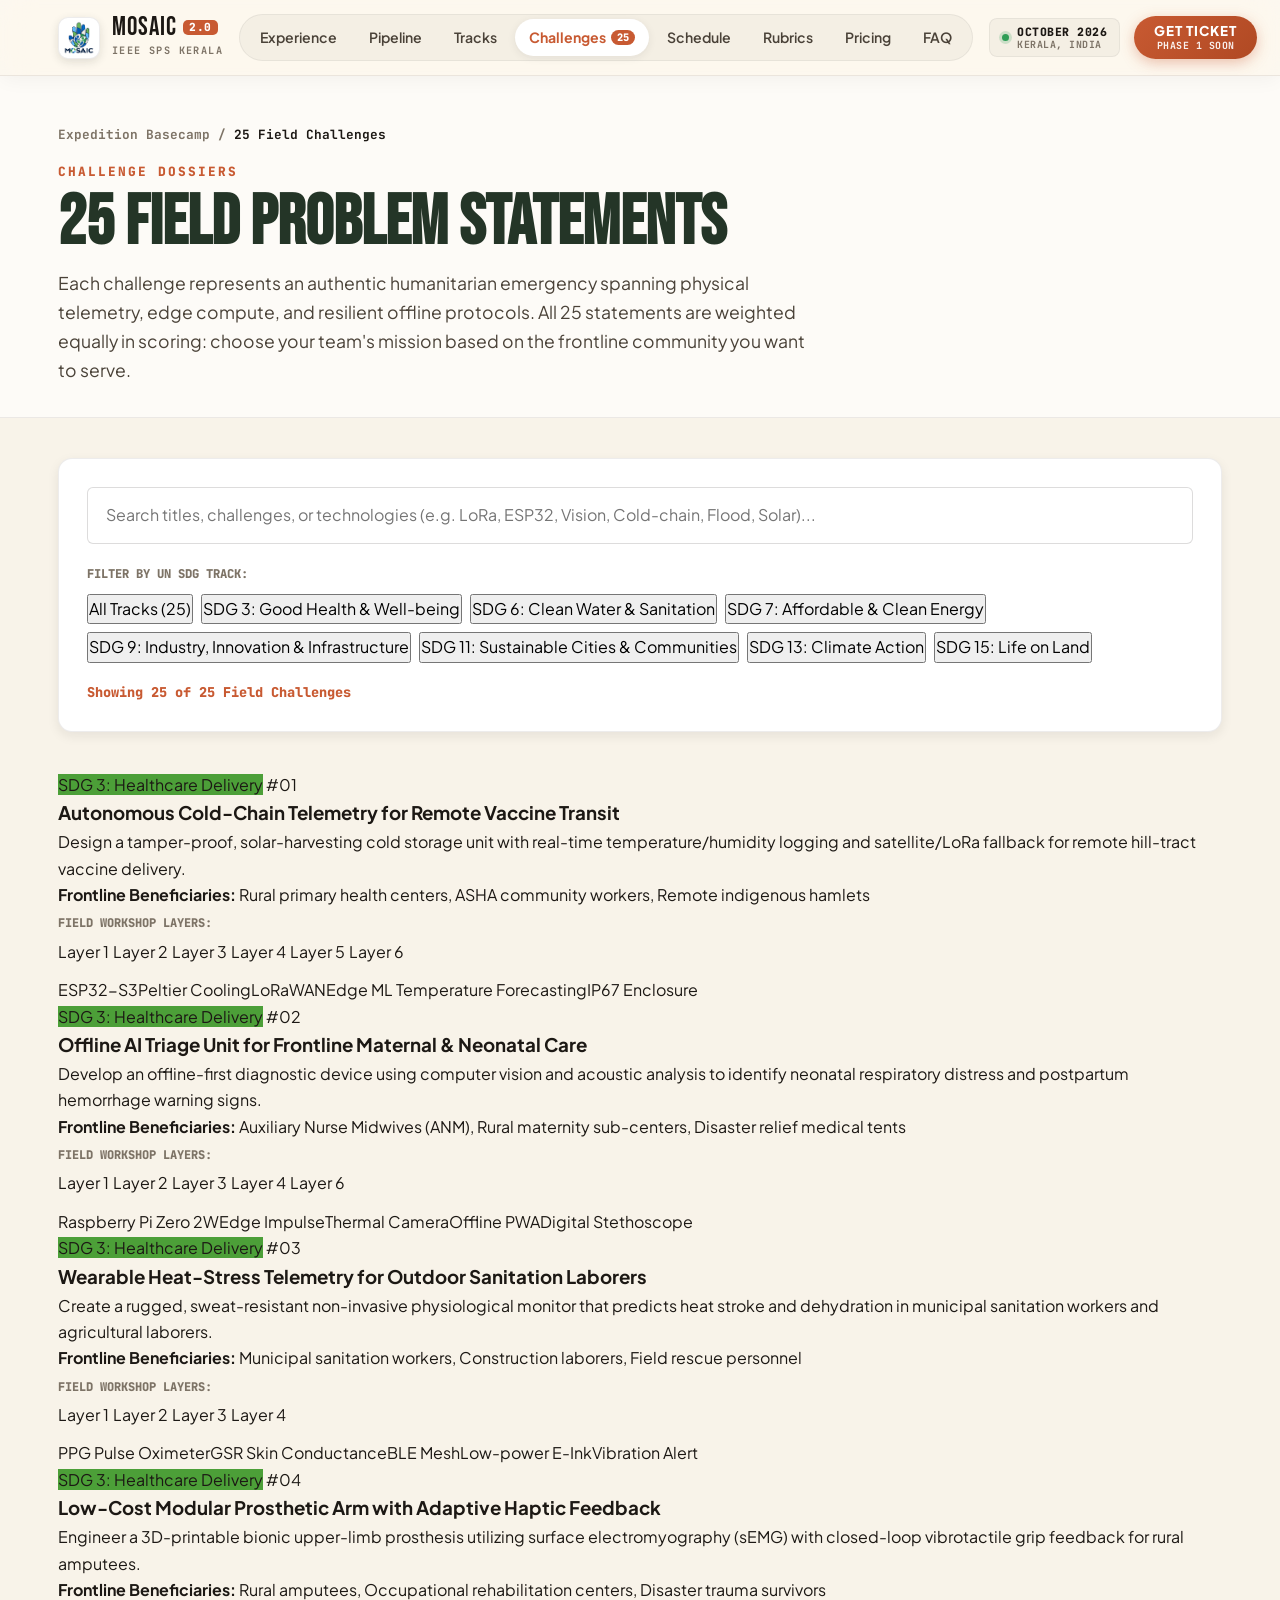
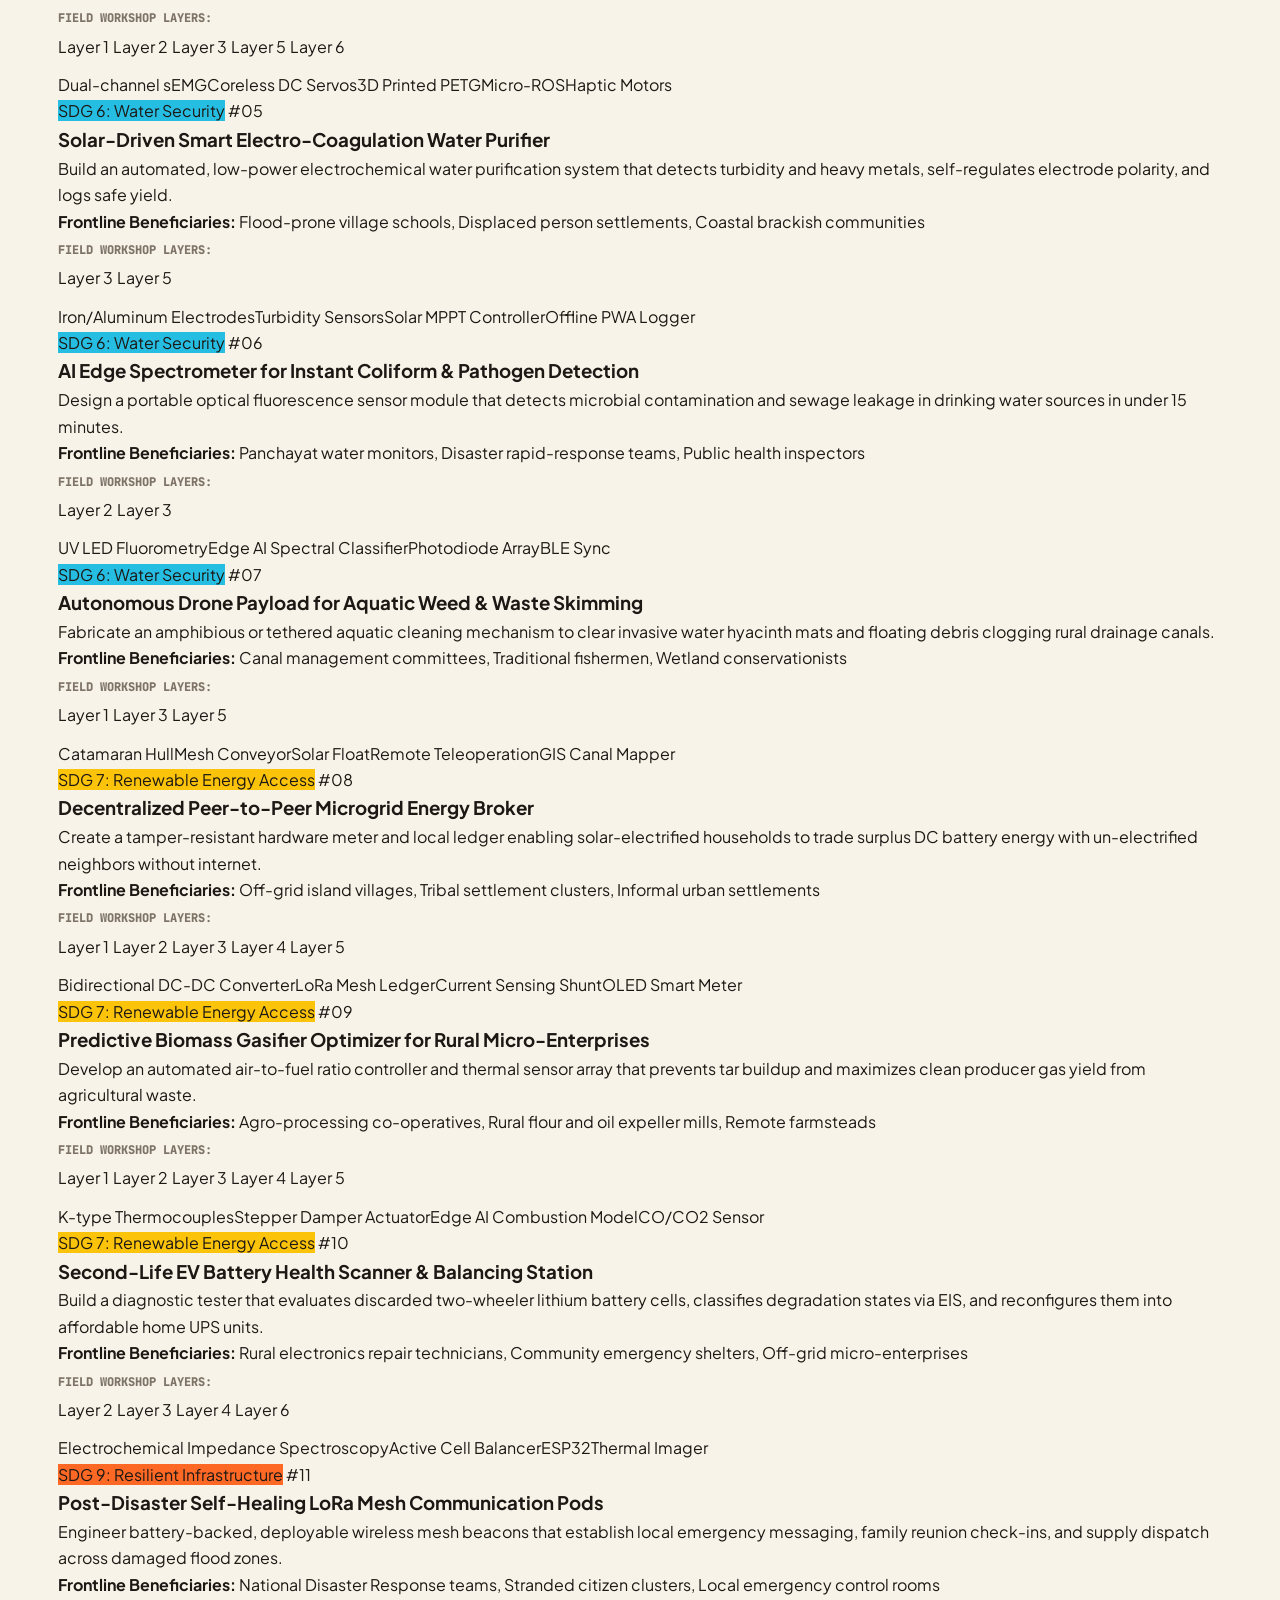
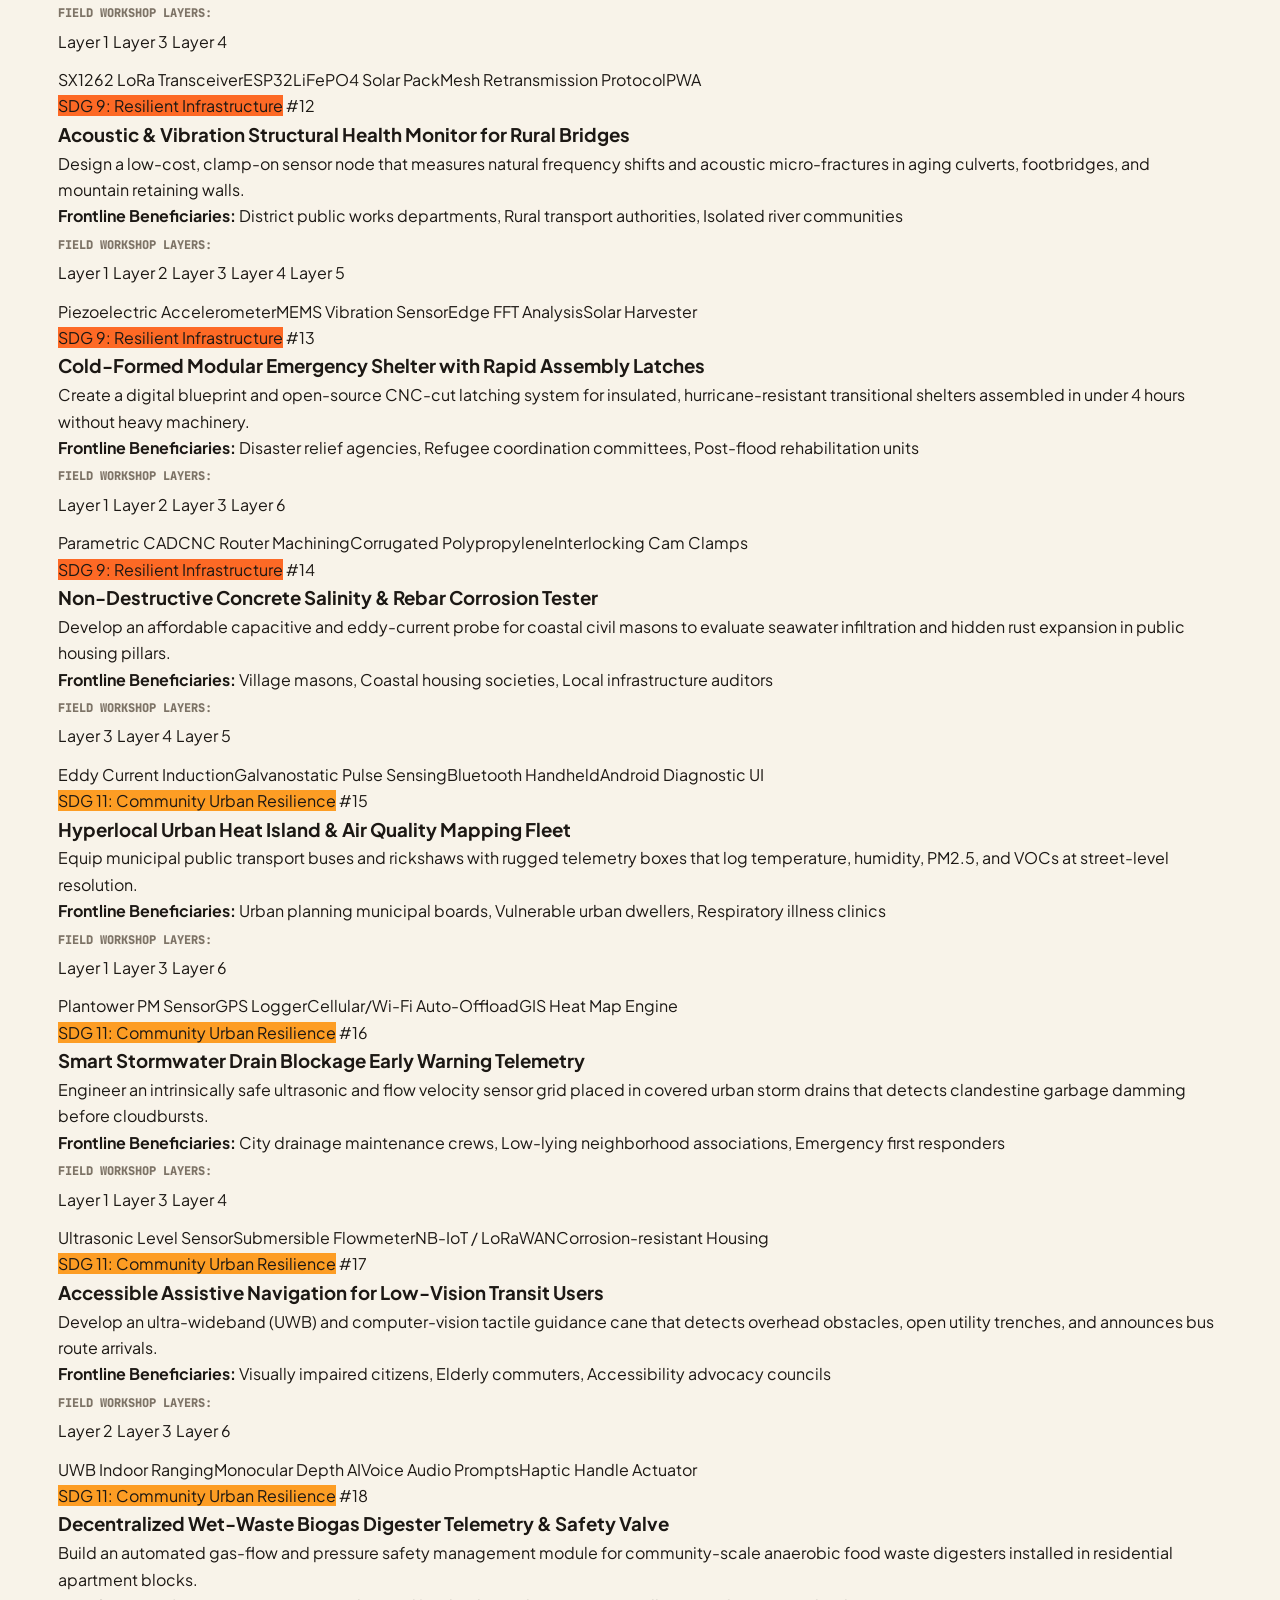
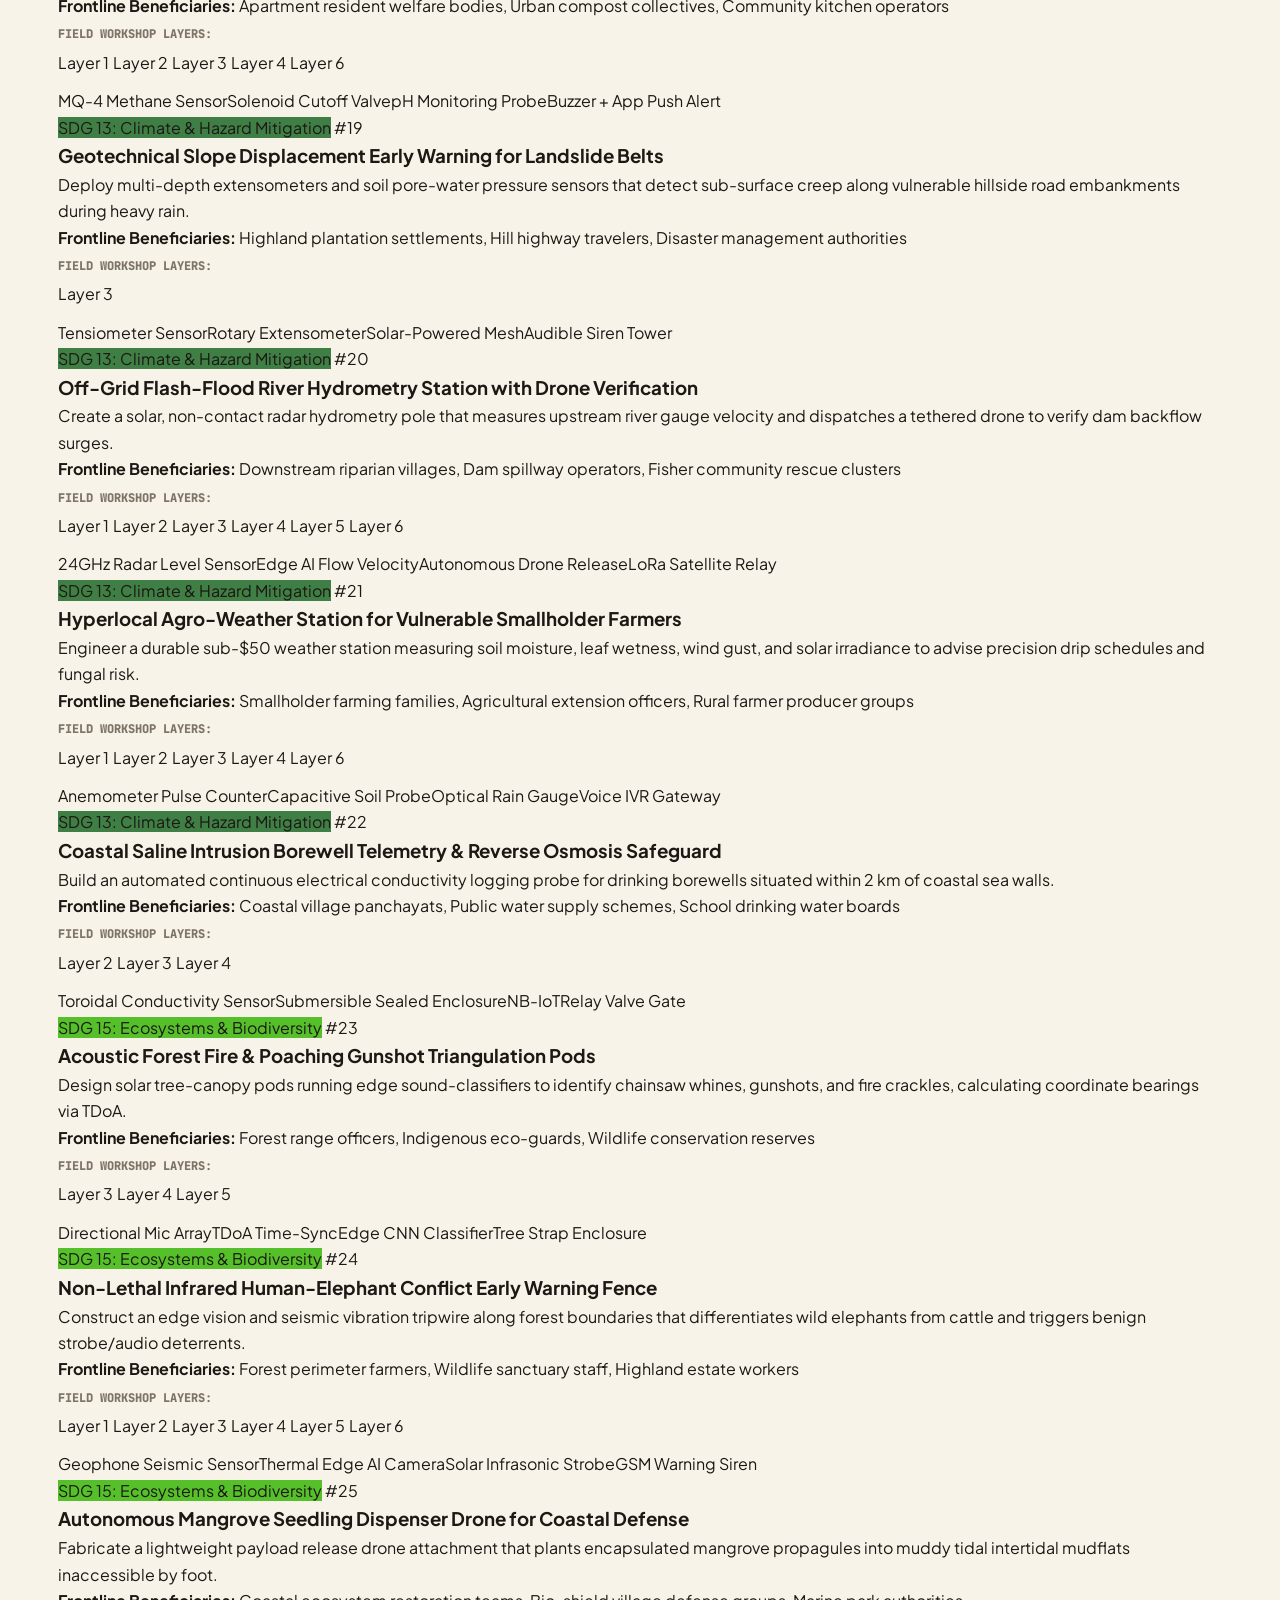
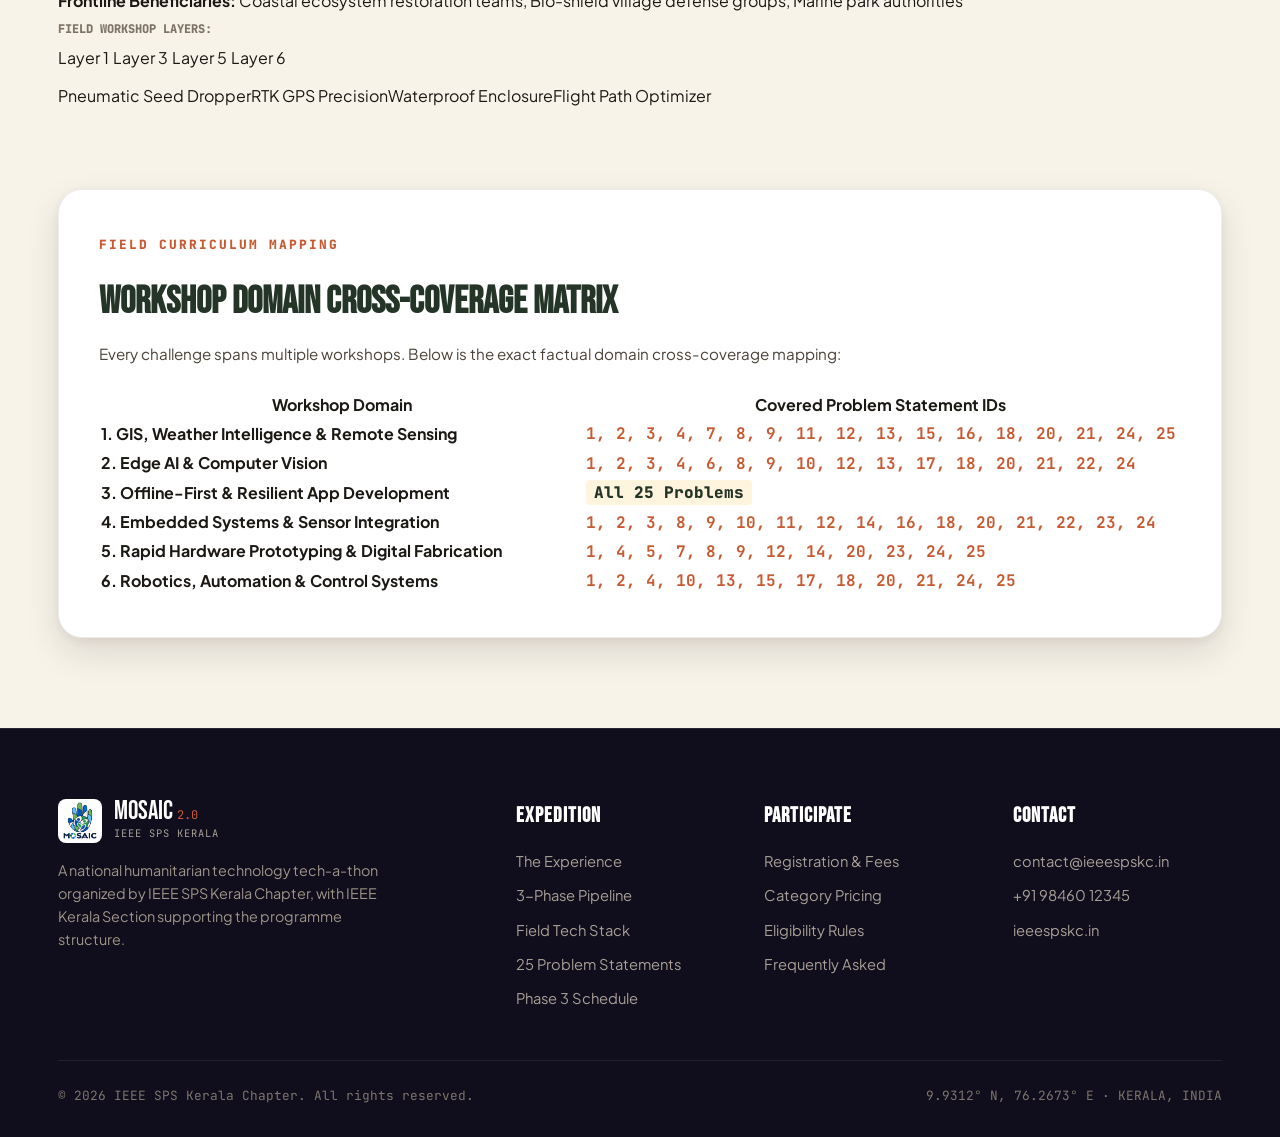
<file: problem-statements.html>
<!DOCTYPE html>
<html lang="en">
<head>
  <meta charset="UTF-8">
  <meta name="viewport" content="width=device-width, initial-scale=1.0">
  <title data-page-title="Field Challenges">25 Challenges — MOSAIC 2.0 | IEEE SPS Kerala Chapter</title>
  <meta name="description" content="Explore all 25 interdisciplinary humanitarian problem statements across 7 UN SDG tracks for MOSAIC 2.0. Live search, technology stacks, and workshop layer mappings.">
  
  <link rel="stylesheet" href="css/style.css">
  <link rel="icon" type="image/png" href="assets/event-logo.png">
</head>
<body style="background-color: var(--bg-canvas);">

  <!-- Sticky Morphing Expedition Navbar -->
  <header class="navbar-expedition scrolled" role="banner" style="position: sticky;">
    <div class="container">
      <a href="index.html" class="nav-brand-group" aria-label="MOSAIC 2.0 Homepage">
        <div class="brand-logo-wrapper">
          <img src="assets/event-logo.png" alt="MOSAIC Logo" class="brand-logo-img">
        </div>
        <div class="brand-text-block">
          <div class="brand-title-row">
            <span class="brand-name">MOSAIC</span>
            <span class="brand-edition-badge">2.0</span>
          </div>
          <span class="brand-sub">IEEE SPS KERALA</span>
        </div>
      </a>

      <!-- Desktop Navigation -->
      <nav class="nav-links-expedition" role="navigation" aria-label="Primary Navigation">
        <a href="index.html#about" class="nav-link-item">Experience</a>
        <a href="index.html#pipeline" class="nav-link-item">Pipeline</a>
        <a href="index.html#tracks" class="nav-link-item">Tracks</a>
        <a href="problem-statements.html" class="nav-link-item active">
          Challenges
          <span class="nav-count-badge">25</span>
        </a>
        <a href="schedule.html" class="nav-link-item">Schedule</a>
        <a href="index.html#evaluation" class="nav-link-item">Rubrics</a>
        <a href="index.html#pricing" class="nav-link-item">Pricing</a>
        <a href="index.html#faq" class="nav-link-item">FAQ</a>
      </nav>

      <!-- Right Action Group (Date Badge & Terracotta Button) -->
      <div class="nav-action-group">
        <div class="nav-date-badge">
          <span class="badge-dot" aria-hidden="true"></span>
          <div class="date-text-block">
            <span class="date-month">OCTOBER 2026</span>
            <span class="date-loc">KERALA, INDIA</span>
          </div>
        </div>

        <a href="index.html#pricing" class="btn-terracotta">
          <span>Get Ticket</span>
          <span class="btn-terracotta-sub">Phase 1 Soon</span>
        </a>

        <!-- Mobile Hamburger -->
        <button id="hamburger-btn" class="hamburger-expedition" aria-label="Toggle navigation menu" aria-expanded="false">
          <span class="hamburger-bar"></span>
          <span class="hamburger-bar"></span>
          <span class="hamburger-bar"></span>
        </button>
      </div>
    </div>
  </header>

  <!-- Mobile Drawer Menu -->
  <div id="mobile-overlay" class="mobile-nav-overlay" aria-hidden="true"></div>
  <aside id="mobile-drawer" class="mobile-nav-drawer" role="dialog" aria-label="Mobile Navigation">
    <div>
      <div class="mobile-drawer-header">
        <div class="mobile-drawer-brand">
          <img src="assets/event-logo.png" alt="MOSAIC Logo" class="mobile-drawer-logo">
          <div>
            <div class="mobile-drawer-brand-name">MOSAIC 2.0</div>
            <div class="mobile-drawer-brand-sub">IEEE SPS KERALA</div>
          </div>
        </div>
        <button id="close-drawer-btn" class="mobile-drawer-close" aria-label="Close menu">✕</button>
      </div>
      <nav class="mobile-nav-links">
        <a href="index.html#about" class="mobile-nav-link">
          <span>The Experience</span>
          <span class="link-arrow">→</span>
        </a>
        <a href="index.html#pipeline" class="mobile-nav-link">
          <span>3-Phase Pipeline</span>
          <span class="link-arrow">→</span>
        </a>
        <a href="index.html#tracks" class="mobile-nav-link">
          <span>Field Tech Stack</span>
          <span class="link-arrow">→</span>
        </a>
        <a href="problem-statements.html" class="mobile-nav-link active">
          <span>25 Problem Statements</span>
          <span class="link-arrow">→</span>
        </a>
        <a href="schedule.html" class="mobile-nav-link">
          <span>Phase 3 Schedule</span>
          <span class="link-arrow">→</span>
        </a>
        <a href="index.html#evaluation" class="mobile-nav-link">
          <span>Evaluation Rubrics</span>
          <span class="link-arrow">→</span>
        </a>
        <a href="index.html#pricing" class="mobile-nav-link">
          <span>Pricing & Entry</span>
          <span class="link-arrow">→</span>
        </a>
        <a href="index.html#faq" class="mobile-nav-link">
          <span>FAQ</span>
          <span class="link-arrow">→</span>
        </a>
        <a href="#contact" class="mobile-nav-link">
          <span>Contact</span>
          <span class="link-arrow">→</span>
        </a>
      </nav>
    </div>
    <div class="mobile-drawer-footer">
      <div class="mobile-drawer-meta">
        <span>⛺</span>
        <span>Kerala, India · Oct–Dec 2026</span>
      </div>
      <a href="index.html#pricing" class="btn-terracotta" style="width: 100%; text-align: center;">
        <span>Register Team</span>
        <span class="btn-terracotta-sub">Opening 10 Oct 2026</span>
      </a>
    </div>
  </aside>

  <main id="main-content">

    <!-- Page Header -->
    <section style="padding: 48px 0 32px; background: var(--bg-canvas-soft); border-bottom: 1px solid rgba(28,24,20,0.08);">
      <div class="container">
        <div style="display: flex; gap: 8px; font-family: var(--font-mono); font-size: 0.8rem; font-weight: 700; color: var(--ink-muted); margin-bottom: 12px;">
          <a href="index.html">Expedition Basecamp</a>
          <span>/</span>
          <span style="color: var(--ink-primary);">25 Field Challenges</span>
        </div>
        <span class="trail-eyebrow">CHALLENGE DOSSIERS</span>
        <h1 style="font-family: var(--font-condensed); font-size: clamp(3rem, 6vw, 4.4rem); line-height: 0.95; color: var(--forest-green); margin-bottom: 12px;">
          25 FIELD PROBLEM STATEMENTS
        </h1>
        <p style="font-size: 1.1rem; color: var(--ink-body); max-width: 760px; line-height: 1.65;">
          Each challenge represents an authentic humanitarian emergency spanning physical telemetry, edge compute, and resilient offline protocols. All 25 statements are weighted equally in scoring: choose your team's mission based on the frontline community you want to serve.
        </p>
      </div>
    </section>

    <!-- Search & Filter Bar -->
    <section class="container" style="margin-top: 40px; margin-bottom: 40px;">
      <div style="background: #FFFFFF; border-radius: var(--radius-md); padding: 28px; box-shadow: var(--shadow-sm); border: 1.5px solid rgba(28,24,20,0.08);">
        <div style="margin-bottom: 20px;">
          <input 
            type="text" 
            id="problem-search-input" 
            placeholder="Search titles, challenges, or technologies (e.g. LoRa, ESP32, Vision, Cold-chain, Flood, Solar)..." 
            style="width: 100%; padding: 14px 18px; border: 1.5px solid rgba(28,24,20,0.15); border-radius: var(--radius-sm); font-size: 1rem; outline: none;"
            aria-label="Search Field Problem Statements"
          >
        </div>

        <div>
          <div style="font-family: var(--font-mono); font-size: 0.76rem; font-weight: 800; color: var(--ink-muted); text-transform: uppercase; margin-bottom: 10px;">
            Filter by UN SDG Track:
          </div>
          <div id="filter-chips-container" style="display: flex; flex-wrap: wrap; gap: 8px;"></div>
        </div>

        <div id="active-problem-count" style="margin-top: 18px; font-family: var(--font-mono); font-size: 0.85rem; font-weight: 800; color: var(--terracotta);">
          Showing 25 of 25 Field Challenges
        </div>
      </div>
    </section>

    <!-- Problems List Grid -->
    <section class="container" style="margin-bottom: 80px;">
      <div id="problems-list-container" class="problems-masonry" role="region" aria-live="polite">
        <!-- Rendered by js/app.js -->
      </div>
    </section>

    <!-- Workshop Coverage Matrix (Section 34 of Spec) -->
    <section class="container" style="margin-bottom: 90px;">
      <div style="background: #FFFFFF; border-radius: var(--radius-lg); padding: 40px; box-shadow: var(--shadow-polaroid); border: 1.5px solid rgba(28,24,20,0.08);">
        <span class="trail-eyebrow">FIELD CURRICULUM MAPPING</span>
        <h2 style="font-family: var(--font-condensed); font-size: 2.4rem; color: var(--forest-green); margin-top: 6px; margin-bottom: 8px;">
          WORKSHOP DOMAIN CROSS-COVERAGE MATRIX
        </h2>
        <p style="color: var(--ink-body); font-size: 0.95rem; margin-bottom: 24px;">
          Every challenge spans multiple workshops. Below is the exact factual domain cross-coverage mapping:
        </p>

        <div style="overflow-x: auto;">
          <table class="table-custom" aria-label="Workshop Domain Coverage Matrix">
            <thead>
              <tr>
                <th style="width: 45%;">Workshop Domain</th>
                <th style="width: 55%;">Covered Problem Statement IDs</th>
              </tr>
            </thead>
            <tbody>
              <tr>
                <td><strong>1. GIS, Weather Intelligence & Remote Sensing</strong></td>
                <td><span style="font-family: var(--font-mono); font-weight: 700; color: var(--terracotta);">1, 2, 3, 4, 7, 8, 9, 11, 12, 13, 15, 16, 18, 20, 21, 24, 25</span></td>
              </tr>
              <tr>
                <td><strong>2. Edge AI & Computer Vision</strong></td>
                <td><span style="font-family: var(--font-mono); font-weight: 700; color: var(--terracotta);">1, 2, 3, 4, 6, 8, 9, 10, 12, 13, 17, 18, 20, 21, 22, 24</span></td>
              </tr>
              <tr>
                <td><strong>3. Offline-First & Resilient App Development</strong></td>
                <td><span style="font-family: var(--font-mono); font-weight: 800; background: #FFF4DE; padding: 2px 8px; border-radius: 4px; color: var(--forest-green);">All 25 Problems</span></td>
              </tr>
              <tr>
                <td><strong>4. Embedded Systems & Sensor Integration</strong></td>
                <td><span style="font-family: var(--font-mono); font-weight: 700; color: var(--terracotta);">1, 2, 3, 8, 9, 10, 11, 12, 14, 16, 18, 20, 21, 22, 23, 24</span></td>
              </tr>
              <tr>
                <td><strong>5. Rapid Hardware Prototyping & Digital Fabrication</strong></td>
                <td><span style="font-family: var(--font-mono); font-weight: 700; color: var(--terracotta);">1, 4, 5, 7, 8, 9, 12, 14, 20, 23, 24, 25</span></td>
              </tr>
              <tr>
                <td><strong>6. Robotics, Automation & Control Systems</strong></td>
                <td><span style="font-family: var(--font-mono); font-weight: 700; color: var(--terracotta);">1, 2, 4, 10, 13, 15, 17, 18, 20, 21, 24, 25</span></td>
              </tr>
            </tbody>
          </table>
        </div>
      </div>
    </section>

  </main>

  <!-- EXPEDITION FOOTER -->
  <footer id="contact" class="footer-expedition" role="contentinfo">
    <div class="container">
      <div class="footer-grid-expedition">
        <div>
          <div style="display: flex; align-items: center; gap: 12px; margin-bottom: 16px;">
            <img src="assets/event-logo.png" alt="MOSAIC Logo" style="height: 44px; width: 44px; border-radius: 8px; background: #fff; padding: 2px; object-fit: contain;">
            <div>
              <div style="font-family: var(--font-condensed); font-size: 1.6rem; color: #FFFFFF; line-height: 1;">MOSAIC<span style="font-family: var(--font-mono); font-size: 0.75rem; color: var(--terracotta); margin-left: 4px;">2.0</span></div>
              <div style="font-family: var(--font-mono); font-size: 0.65rem; color: #A8A096; letter-spacing: 1px;">IEEE SPS KERALA</div>
            </div>
          </div>
          <p style="font-size: 0.9rem; color: #9E9487; line-height: 1.6; max-width: 340px;">
            A national humanitarian technology tech-a-thon organized by IEEE SPS Kerala Chapter, with IEEE Kerala Section supporting the programme structure.
          </p>
        </div>

        <div>
          <h4 class="footer-col-title-expedition">EXPEDITION</h4>
          <div class="footer-links-expedition">
            <a href="index.html#about">The Experience</a>
            <a href="index.html#pipeline">3-Phase Pipeline</a>
            <a href="index.html#tracks">Field Tech Stack</a>
            <a href="problem-statements.html">25 Problem Statements</a>
            <a href="schedule.html">Phase 3 Schedule</a>
          </div>
        </div>

        <div>
          <h4 class="footer-col-title-expedition">PARTICIPATE</h4>
          <div class="footer-links-expedition">
            <a href="index.html#pricing">Registration & Fees</a>
            <a href="index.html#pricing">Category Pricing</a>
            <a href="index.html#pipeline">Eligibility Rules</a>
            <a href="index.html#faq">Frequently Asked</a>
          </div>
        </div>

        <div>
          <h4 class="footer-col-title-expedition">CONTACT</h4>
          <div class="footer-links-expedition">
            <a href="mailto:contact@ieeespskc.in">contact@ieeespskc.in</a>
            <a href="tel:+919846012345">+91 98460 12345</a>
            <a href="https://ieeespskc.in/" target="_blank" rel="noopener">ieeespskc.in</a>
          </div>
        </div>
      </div>

      <div class="footer-bottom-expedition">
        <div>© 2026 IEEE SPS Kerala Chapter. All rights reserved.</div>
        <div>9.9312° N, 76.2673° E · KERALA, INDIA</div>
      </div>
    </div>
  </footer>

  <!-- Scripts -->
  <script src="js/config.js"></script>
  <script src="js/data.js"></script>
  <script src="js/app.js"></script>
</body>
</html>
</file>
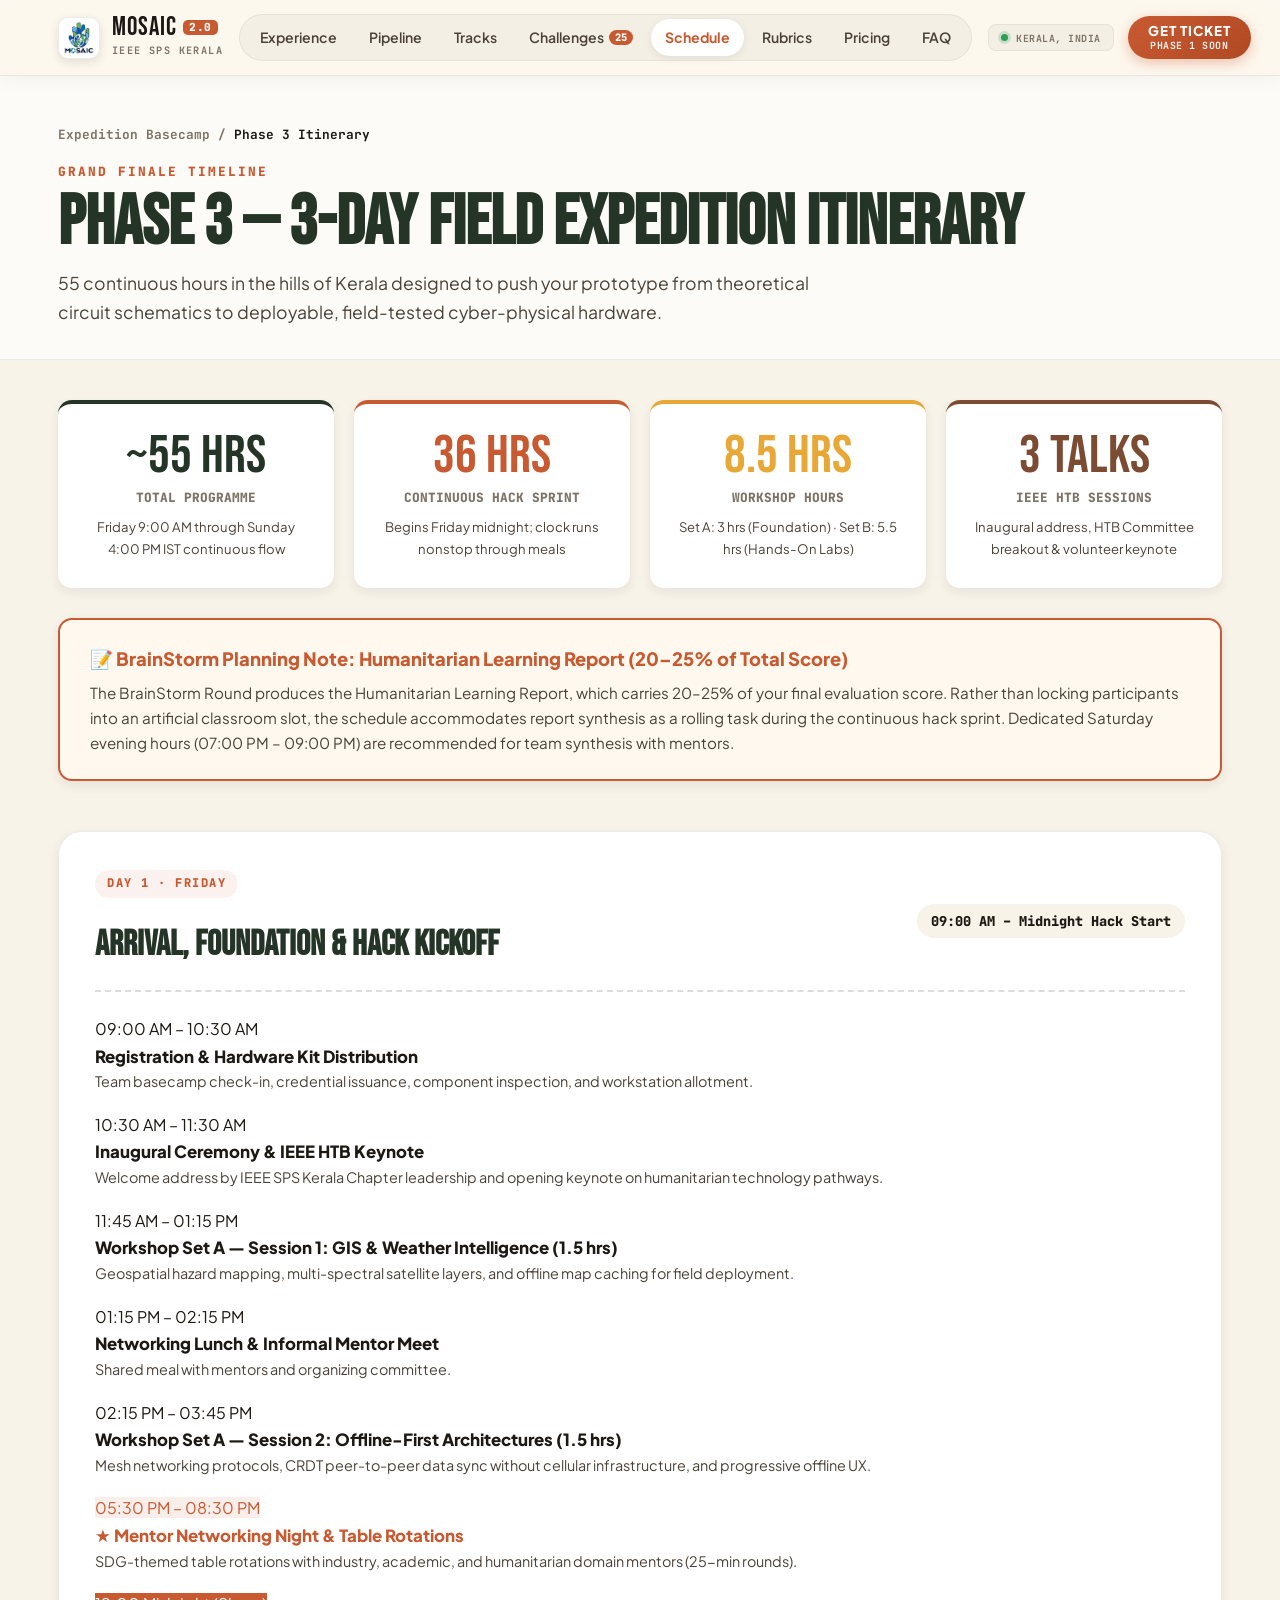
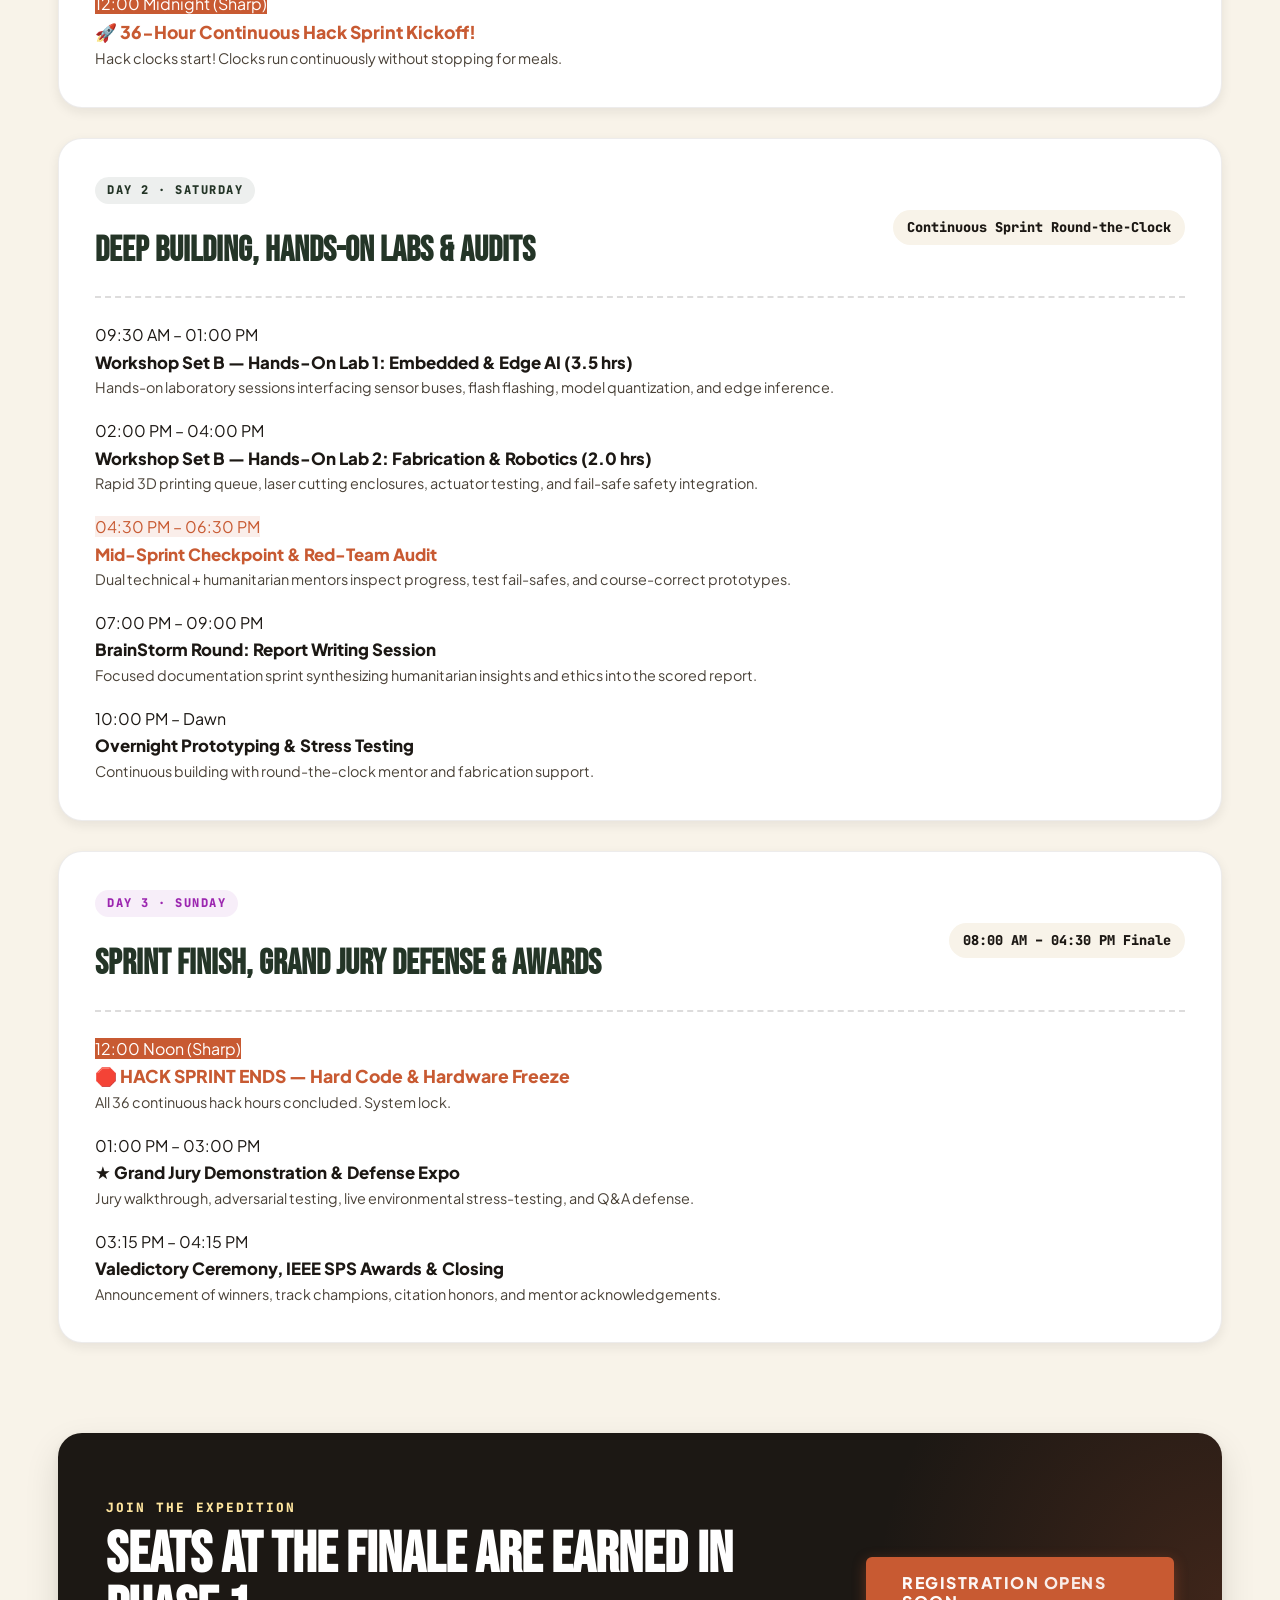
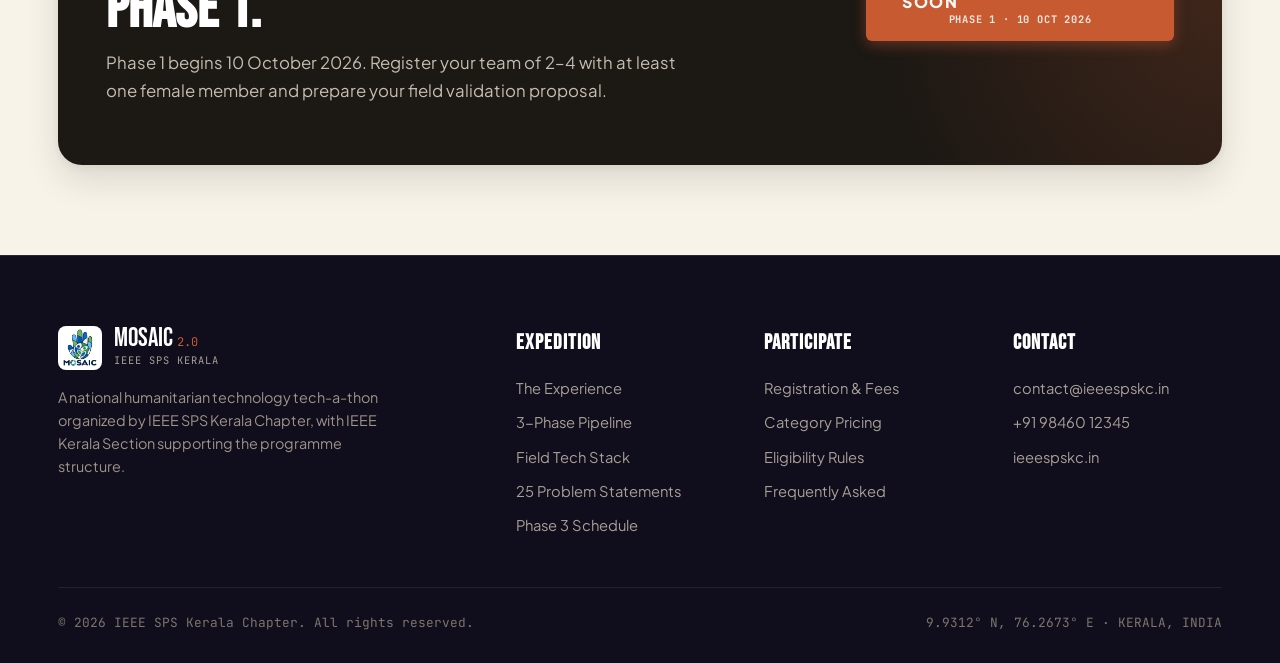
<file: schedule.html>
<!DOCTYPE html>
<html lang="en">
<head>
  <meta charset="UTF-8">
  <meta name="viewport" content="width=device-width, initial-scale=1.0">
  <title data-page-title="Phase 3 Schedule">Phase 3 Itinerary — MOSAIC 2.0 | IEEE SPS Kerala Chapter</title>
  <meta name="description" content="Detailed 3-day Phase 3 offline tech retreat schedule for MOSAIC 2.0 in Kerala. 55 continuous hours, 36 continuous hack hours, 8.5 workshop hours, and 3 IEEE HTB keynotes.">
  
  <link rel="stylesheet" href="css/style.css">
  <link rel="icon" type="image/png" href="assets/event-logo.png">
</head>
<body style="background-color: var(--bg-canvas);">

  <!-- Sticky Morphing Expedition Navbar -->
  <header class="navbar-expedition scrolled" role="banner" style="position: sticky;">
    <div class="container">
      <a href="index.html" class="nav-brand-group" aria-label="MOSAIC 2.0 Homepage">
        <div class="brand-logo-wrapper">
          <img src="assets/event-logo.png" alt="MOSAIC Logo" class="brand-logo-img">
        </div>
        <div class="brand-text-block">
          <div class="brand-title-row">
            <span class="brand-name">MOSAIC</span>
            <span class="brand-edition-badge">2.0</span>
          </div>
          <span class="brand-sub">IEEE SPS KERALA</span>
        </div>
      </a>

      <!-- Desktop Navigation -->
      <nav class="nav-links-expedition" role="navigation" aria-label="Primary Navigation">
        <a href="index.html#about" class="nav-link-item">Experience</a>
        <a href="index.html#pipeline" class="nav-link-item">Pipeline</a>
        <a href="index.html#tracks" class="nav-link-item">Tracks</a>
        <a href="problem-statements.html" class="nav-link-item">
          Challenges
          <span class="nav-count-badge">25</span>
        </a>
        <a href="schedule.html" class="nav-link-item active">Schedule</a>
        <a href="index.html#evaluation" class="nav-link-item">Rubrics</a>
        <a href="index.html#pricing" class="nav-link-item">Pricing</a>
        <a href="index.html#faq" class="nav-link-item">FAQ</a>
      </nav>

      <!-- Right Action Group (Date Badge & Terracotta Button) -->
      <div class="nav-action-group">
        <div class="nav-date-badge">
          <span class="badge-dot" aria-hidden="true"></span>
          <div class="date-text-block">
            <span Dec 2026</span>
            <span class="date-loc">KERALA, INDIA</span>
          </div>
        </div>

        <a href="index.html#pricing" class="btn-terracotta">
          <span>Get Ticket</span>
          <span class="btn-terracotta-sub">Phase 1 Soon</span>
        </a>

        <!-- Mobile Hamburger -->
        <button id="hamburger-btn" class="hamburger-expedition" aria-label="Toggle navigation menu" aria-expanded="false">
          <span class="hamburger-bar"></span>
          <span class="hamburger-bar"></span>
          <span class="hamburger-bar"></span>
        </button>
      </div>
    </div>
  </header>

  <!-- Mobile Drawer Menu -->
  <div id="mobile-overlay" class="mobile-nav-overlay" aria-hidden="true"></div>
  <aside id="mobile-drawer" class="mobile-nav-drawer" role="dialog" aria-label="Mobile Navigation">
    <div>
      <div class="mobile-drawer-header">
        <div class="mobile-drawer-brand">
          <img src="assets/event-logo.png" alt="MOSAIC Logo" class="mobile-drawer-logo">
          <div>
            <div class="mobile-drawer-brand-name">MOSAIC 2.0</div>
            <div class="mobile-drawer-brand-sub">IEEE SPS KERALA</div>
          </div>
        </div>
        <button id="close-drawer-btn" class="mobile-drawer-close" aria-label="Close menu">✕</button>
      </div>
      <nav class="mobile-nav-links">
        <a href="index.html#about" class="mobile-nav-link">
          <span>The Experience</span>
          <span class="link-arrow">→</span>
        </a>
        <a href="index.html#pipeline" class="mobile-nav-link">
          <span>3-Phase Pipeline</span>
          <span class="link-arrow">→</span>
        </a>
        <a href="index.html#tracks" class="mobile-nav-link">
          <span>Field Tech Stack</span>
          <span class="link-arrow">→</span>
        </a>
        <a href="problem-statements.html" class="mobile-nav-link">
          <span>25 Problem Statements</span>
          <span class="link-arrow">→</span>
        </a>
        <a href="schedule.html" class="mobile-nav-link active">
          <span>Phase 3 Schedule</span>
          <span class="link-arrow">→</span>
        </a>
        <a href="index.html#evaluation" class="mobile-nav-link">
          <span>Evaluation Rubrics</span>
          <span class="link-arrow">→</span>
        </a>
        <a href="index.html#pricing" class="mobile-nav-link">
          <span>Pricing & Entry</span>
          <span class="link-arrow">→</span>
        </a>
        <a href="index.html#faq" class="mobile-nav-link">
          <span>FAQ</span>
          <span class="link-arrow">→</span>
        </a>
        <a href="#contact" class="mobile-nav-link">
          <span>Contact</span>
          <span class="link-arrow">→</span>
        </a>
      </nav>
    </div>
    <div class="mobile-drawer-footer">
      <div class="mobile-drawer-meta">
        <span>⛺</span>
        <span>Kerala, India · Oct–Dec 2026</span>
      </div>
      <a href="index.html#pricing" class="btn-terracotta" style="width: 100%; text-align: center;">
        <span>Register Team</span>
        <span class="btn-terracotta-sub">Opening 10 Oct 2026</span>
      </a>
    </div>
  </aside>

  <main id="main-content">

    <!-- Page Header -->
    <section style="padding: 48px 0 32px; background: var(--bg-canvas-soft); border-bottom: 1px solid rgba(28,24,20,0.08);">
      <div class="container">
        <div style="display: flex; gap: 8px; font-family: var(--font-mono); font-size: 0.8rem; font-weight: 700; color: var(--ink-muted); margin-bottom: 12px;">
          <a href="index.html">Expedition Basecamp</a>
          <span>/</span>
          <span style="color: var(--ink-primary);">Phase 3 Itinerary</span>
        </div>
        <span class="trail-eyebrow">GRAND FINALE TIMELINE</span>
        <h1 style="font-family: var(--font-condensed); font-size: clamp(3rem, 6vw, 4.4rem); line-height: 0.95; color: var(--forest-green); margin-bottom: 12px;">
          PHASE 3 — 3-DAY FIELD EXPEDITION ITINERARY
        </h1>
        <p style="font-size: 1.1rem; color: var(--ink-body); max-width: 760px; line-height: 1.65;">
          55 continuous hours in the hills of Kerala designed to push your prototype from theoretical circuit schematics to deployable, field-tested cyber-physical hardware.
        </p>
      </div>
    </section>

    <!-- Four Schedule Summary Cards (Section 36 of Spec) -->
    <section class="container" style="margin-top: 40px; margin-bottom: 50px;">
      <div style="display: grid; grid-template-columns: repeat(auto-fit, minmax(240px, 1fr)); gap: 20px;">
        <div style="background: #FFFFFF; padding: 28px; border-radius: var(--radius-md); box-shadow: var(--shadow-sm); border-top: 4px solid var(--forest-green); text-align: center;">
          <div style="font-family: var(--font-condensed); font-size: 3.4rem; line-height: 0.9; color: var(--forest-green);">~55 hrs</div>
          <div style="font-family: var(--font-mono); font-size: 0.8rem; font-weight: 800; text-transform: uppercase; color: var(--ink-muted); margin-top: 6px;">Total Programme</div>
          <p style="font-size: 0.82rem; color: var(--ink-body); margin-top: 8px;">Friday 9:00 AM through Sunday 4:00 PM IST continuous flow</p>
        </div>

        <div style="background: #FFFFFF; padding: 28px; border-radius: var(--radius-md); box-shadow: var(--shadow-sm); border-top: 4px solid var(--terracotta); text-align: center;">
          <div style="font-family: var(--font-condensed); font-size: 3.4rem; line-height: 0.9; color: var(--terracotta);">36 hrs</div>
          <div style="font-family: var(--font-mono); font-size: 0.8rem; font-weight: 800; text-transform: uppercase; color: var(--ink-muted); margin-top: 6px;">Continuous Hack Sprint</div>
          <p style="font-size: 0.82rem; color: var(--ink-body); margin-top: 8px;">Begins Friday midnight; clock runs nonstop through meals</p>
        </div>

        <div style="background: #FFFFFF; padding: 28px; border-radius: var(--radius-md); box-shadow: var(--shadow-sm); border-top: 4px solid var(--gold-accent); text-align: center;">
          <div style="font-family: var(--font-condensed); font-size: 3.4rem; line-height: 0.9; color: var(--gold-accent);">8.5 hrs</div>
          <div style="font-family: var(--font-mono); font-size: 0.8rem; font-weight: 800; text-transform: uppercase; color: var(--ink-muted); margin-top: 6px;">Workshop Hours</div>
          <p style="font-size: 0.82rem; color: var(--ink-body); margin-top: 8px;">Set A: 3 hrs (Foundation) · Set B: 5.5 hrs (Hands-On Labs)</p>
        </div>

        <div style="background: #FFFFFF; padding: 28px; border-radius: var(--radius-md); box-shadow: var(--shadow-sm); border-top: 4px solid #7B4B32; text-align: center;">
          <div style="font-family: var(--font-condensed); font-size: 3.4rem; line-height: 0.9; color: #7B4B32;">3 Talks</div>
          <div style="font-family: var(--font-mono); font-size: 0.8rem; font-weight: 800; text-transform: uppercase; color: var(--ink-muted); margin-top: 6px;">IEEE HTB Sessions</div>
          <p style="font-size: 0.82rem; color: var(--ink-body); margin-top: 8px;">Inaugural address, HTB Committee breakout & volunteer keynote</p>
        </div>
      </div>

      <!-- BrainStorm Planning Note (Section 37 of Spec) -->
      <div style="background: #FFF8EE; border: 2px solid var(--terracotta); border-radius: var(--radius-md); padding: 24px 30px; margin-top: 30px; box-shadow: var(--shadow-sm);">
        <h4 style="font-size: 1.15rem; font-weight: 800; color: var(--terracotta); margin-bottom: 6px;">
          📝 BrainStorm Planning Note: Humanitarian Learning Report (20–25% of Total Score)
        </h4>
        <p style="font-size: 0.95rem; color: var(--ink-body); line-height: 1.65;">
          The BrainStorm Round produces the Humanitarian Learning Report, which carries 20–25% of your final evaluation score. Rather than locking participants into an artificial classroom slot, the schedule accommodates report synthesis as a rolling task during the continuous hack sprint. Dedicated Saturday evening hours (07:00 PM – 09:00 PM) are recommended for team synthesis with mentors.
        </p>
      </div>
    </section>

    <!-- 3-Day Detailed Timeline -->
    <section class="container" style="margin-bottom: 90px;">
      
      <!-- Day 1: Friday -->
      <div style="background: #FFFFFF; border-radius: var(--radius-lg); padding: 36px; box-shadow: var(--shadow-sm); border: 1.5px solid rgba(28,24,20,0.08); margin-bottom: 30px;">
        <div style="display: flex; justify-content: space-between; align-items: center; border-bottom: 2px dashed rgba(28,24,20,0.15); padding-bottom: 16px; margin-bottom: 24px; flex-wrap: wrap; gap: 12px;">
          <div>
            <span class="pipeline-badge">DAY 1 · FRIDAY</span>
            <h2 style="font-family: var(--font-condensed); font-size: 2.2rem; color: var(--forest-green); margin-top: 4px;">
              ARRIVAL, FOUNDATION & HACK KICKOFF
            </h2>
          </div>
          <div style="font-family: var(--font-mono); font-size: 0.85rem; font-weight: 800; background: var(--bg-canvas); padding: 6px 14px; border-radius: var(--radius-pill);">
            09:00 AM – Midnight Hack Start
          </div>
        </div>

        <div style="display: flex; flex-direction: column; gap: 18px;">
          <div class="timeline-event-item">
            <span class="event-time-pill">09:00 AM – 10:30 AM</span>
            <div>
              <h4 style="font-weight: 800; font-size: 1.05rem;">Registration & Hardware Kit Distribution</h4>
              <p style="font-size: 0.9rem; color: var(--ink-body);">Team basecamp check-in, credential issuance, component inspection, and workstation allotment.</p>
            </div>
          </div>

          <div class="timeline-event-item">
            <span class="event-time-pill">10:30 AM – 11:30 AM</span>
            <div>
              <h4 style="font-weight: 800; font-size: 1.05rem;">Inaugural Ceremony & IEEE HTB Keynote</h4>
              <p style="font-size: 0.9rem; color: var(--ink-body);">Welcome address by IEEE SPS Kerala Chapter leadership and opening keynote on humanitarian technology pathways.</p>
            </div>
          </div>

          <div class="timeline-event-item">
            <span class="event-time-pill">11:45 AM – 01:15 PM</span>
            <div>
              <h4 style="font-weight: 800; font-size: 1.05rem;">Workshop Set A — Session 1: GIS & Weather Intelligence (1.5 hrs)</h4>
              <p style="font-size: 0.9rem; color: var(--ink-body);">Geospatial hazard mapping, multi-spectral satellite layers, and offline map caching for field deployment.</p>
            </div>
          </div>

          <div class="timeline-event-item">
            <span class="event-time-pill">01:15 PM – 02:15 PM</span>
            <div>
              <h4 style="font-weight: 800; font-size: 1.05rem;">Networking Lunch & Informal Mentor Meet</h4>
              <p style="font-size: 0.9rem; color: var(--ink-body);">Shared meal with mentors and organizing committee.</p>
            </div>
          </div>

          <div class="timeline-event-item">
            <span class="event-time-pill">02:15 PM – 03:45 PM</span>
            <div>
              <h4 style="font-weight: 800; font-size: 1.05rem;">Workshop Set A — Session 2: Offline-First Architectures (1.5 hrs)</h4>
              <p style="font-size: 0.9rem; color: var(--ink-body);">Mesh networking protocols, CRDT peer-to-peer data sync without cellular infrastructure, and progressive offline UX.</p>
            </div>
          </div>

          <div class="timeline-event-item">
            <span class="event-time-pill" style="background: rgba(200,90,50,0.1); color: var(--terracotta); border-color: var(--terracotta);">05:30 PM – 08:30 PM</span>
            <div>
              <h4 style="font-weight: 800; font-size: 1.05rem; color: var(--terracotta);">★ Mentor Networking Night & Table Rotations</h4>
              <p style="font-size: 0.9rem; color: var(--ink-body);">SDG-themed table rotations with industry, academic, and humanitarian domain mentors (25-min rounds).</p>
            </div>
          </div>

          <div class="timeline-event-item">
            <span class="event-time-pill" style="background: var(--terracotta); color: #FFFFFF;">12:00 Midnight (Sharp)</span>
            <div>
              <h4 style="font-weight: 900; font-size: 1.1rem; color: var(--terracotta);">🚀 36-Hour Continuous Hack Sprint Kickoff!</h4>
              <p style="font-size: 0.9rem; color: var(--ink-body);">Hack clocks start! Clocks run continuously without stopping for meals.</p>
            </div>
          </div>
        </div>
      </div>

      <!-- Day 2: Saturday -->
      <div style="background: #FFFFFF; border-radius: var(--radius-lg); padding: 36px; box-shadow: var(--shadow-sm); border: 1.5px solid rgba(28,24,20,0.08); margin-bottom: 30px;">
        <div style="display: flex; justify-content: space-between; align-items: center; border-bottom: 2px dashed rgba(28,24,20,0.15); padding-bottom: 16px; margin-bottom: 24px; flex-wrap: wrap; gap: 12px;">
          <div>
            <span class="pipeline-badge" style="color: var(--forest-green); background: rgba(36,53,39,0.08);">DAY 2 · SATURDAY</span>
            <h2 style="font-family: var(--font-condensed); font-size: 2.2rem; color: var(--forest-green); margin-top: 4px;">
              DEEP BUILDING, HANDS-ON LABS & AUDITS
            </h2>
          </div>
          <div style="font-family: var(--font-mono); font-size: 0.85rem; font-weight: 800; background: var(--bg-canvas); padding: 6px 14px; border-radius: var(--radius-pill);">
            Continuous Sprint Round-the-Clock
          </div>
        </div>

        <div style="display: flex; flex-direction: column; gap: 18px;">
          <div class="timeline-event-item">
            <span class="event-time-pill">09:30 AM – 01:00 PM</span>
            <div>
              <h4 style="font-weight: 800; font-size: 1.05rem;">Workshop Set B — Hands-On Lab 1: Embedded & Edge AI (3.5 hrs)</h4>
              <p style="font-size: 0.9rem; color: var(--ink-body);">Hands-on laboratory sessions interfacing sensor buses, flash flashing, model quantization, and edge inference.</p>
            </div>
          </div>

          <div class="timeline-event-item">
            <span class="event-time-pill">02:00 PM – 04:00 PM</span>
            <div>
              <h4 style="font-weight: 800; font-size: 1.05rem;">Workshop Set B — Hands-On Lab 2: Fabrication & Robotics (2.0 hrs)</h4>
              <p style="font-size: 0.9rem; color: var(--ink-body);">Rapid 3D printing queue, laser cutting enclosures, actuator testing, and fail-safe safety integration.</p>
            </div>
          </div>

          <div class="timeline-event-item">
            <span class="event-time-pill" style="background: rgba(200,90,50,0.1); color: var(--terracotta);">04:30 PM – 06:30 PM</span>
            <div>
              <h4 style="font-weight: 800; font-size: 1.05rem; color: var(--terracotta);">Mid-Sprint Checkpoint & Red-Team Audit</h4>
              <p style="font-size: 0.9rem; color: var(--ink-body);">Dual technical + humanitarian mentors inspect progress, test fail-safes, and course-correct prototypes.</p>
            </div>
          </div>

          <div class="timeline-event-item">
            <span class="event-time-pill">07:00 PM – 09:00 PM</span>
            <div>
              <h4 style="font-weight: 800; font-size: 1.05rem;">BrainStorm Round: Report Writing Session</h4>
              <p style="font-size: 0.9rem; color: var(--ink-body);">Focused documentation sprint synthesizing humanitarian insights and ethics into the scored report.</p>
            </div>
          </div>

          <div class="timeline-event-item">
            <span class="event-time-pill">10:00 PM – Dawn</span>
            <div>
              <h4 style="font-weight: 800; font-size: 1.05rem;">Overnight Prototyping & Stress Testing</h4>
              <p style="font-size: 0.9rem; color: var(--ink-body);">Continuous building with round-the-clock mentor and fabrication support.</p>
            </div>
          </div>
        </div>
      </div>

      <!-- Day 3: Sunday -->
      <div style="background: #FFFFFF; border-radius: var(--radius-lg); padding: 36px; box-shadow: var(--shadow-sm); border: 1.5px solid rgba(28,24,20,0.08);">
        <div style="display: flex; justify-content: space-between; align-items: center; border-bottom: 2px dashed rgba(28,24,20,0.15); padding-bottom: 16px; margin-bottom: 24px; flex-wrap: wrap; gap: 12px;">
          <div>
            <span class="pipeline-badge" style="color: #9C27B0; background: rgba(156,39,176,0.08);">DAY 3 · SUNDAY</span>
            <h2 style="font-family: var(--font-condensed); font-size: 2.2rem; color: var(--forest-green); margin-top: 4px;">
              SPRINT FINISH, GRAND JURY DEFENSE & AWARDS
            </h2>
          </div>
          <div style="font-family: var(--font-mono); font-size: 0.85rem; font-weight: 800; background: var(--bg-canvas); padding: 6px 14px; border-radius: var(--radius-pill);">
            08:00 AM – 04:30 PM Finale
          </div>
        </div>

        <div style="display: flex; flex-direction: column; gap: 18px;">
          <div class="timeline-event-item">
            <span class="event-time-pill" style="background: var(--terracotta); color: #FFFFFF;">12:00 Noon (Sharp)</span>
            <div>
              <h4 style="font-weight: 900; font-size: 1.1rem; color: var(--terracotta);">🛑 HACK SPRINT ENDS — Hard Code & Hardware Freeze</h4>
              <p style="font-size: 0.9rem; color: var(--ink-body);">All 36 continuous hack hours concluded. System lock.</p>
            </div>
          </div>

          <div class="timeline-event-item">
            <span class="event-time-pill">01:00 PM – 03:00 PM</span>
            <div>
              <h4 style="font-weight: 800; font-size: 1.05rem;">★ Grand Jury Demonstration & Defense Expo</h4>
              <p style="font-size: 0.9rem; color: var(--ink-body);">Jury walkthrough, adversarial testing, live environmental stress-testing, and Q&A defense.</p>
            </div>
          </div>

          <div class="timeline-event-item">
            <span class="event-time-pill">03:15 PM – 04:15 PM</span>
            <div>
              <h4 style="font-weight: 800; font-size: 1.05rem;">Valedictory Ceremony, IEEE SPS Awards & Closing</h4>
              <p style="font-size: 0.9rem; color: var(--ink-body);">Announcement of winners, track champions, citation honors, and mentor acknowledgements.</p>
            </div>
          </div>
        </div>
      </div>
    </section>

    <!-- Closing CTA (Section 38 of Spec) -->
    <section class="container" style="margin-bottom: 90px;">
      <div class="closing-callout-expedition" style="margin: 0;">
        <div>
          <span style="font-family: var(--font-mono); font-size: 0.8rem; font-weight: 800; color: var(--butter-yellow); text-transform: uppercase; letter-spacing: 2px;">
            JOIN THE EXPEDITION
          </span>
          <h2 style="font-family: var(--font-condensed); font-size: clamp(2.4rem, 4.5vw, 3.8rem); line-height: 0.95; color: #FFFFFF; margin-top: 8px;">
            SEATS AT THE FINALE ARE EARNED IN PHASE 1.
          </h2>
          <p style="font-size: 1.05rem; color: #C5BDB0; margin-top: 12px; max-width: 600px;">
            Phase 1 begins 10 October 2026. Register your team of 2–4 with at least one female member and prepare your field validation proposal.
          </p>
        </div>
        <div>
          <a href="index.html#pricing" class="btn-terracotta" style="padding: 16px 36px; font-size: 1rem;">
            <span>Registration Opens Soon</span>
            <span class="btn-terracotta-sub">Phase 1 · 10 Oct 2026</span>
          </a>
        </div>
      </div>
    </section>

  </main>

  <!-- EXPEDITION FOOTER -->
  <footer id="contact" class="footer-expedition" role="contentinfo">
    <div class="container">
      <div class="footer-grid-expedition">
        <div>
          <div style="display: flex; align-items: center; gap: 12px; margin-bottom: 16px;">
            <img src="assets/event-logo.png" alt="MOSAIC Logo" style="height: 44px; width: 44px; border-radius: 8px; background: #fff; padding: 2px; object-fit: contain;">
            <div>
              <div style="font-family: var(--font-condensed); font-size: 1.6rem; color: #FFFFFF; line-height: 1;">MOSAIC<span style="font-family: var(--font-mono); font-size: 0.75rem; color: var(--terracotta); margin-left: 4px;">2.0</span></div>
              <div style="font-family: var(--font-mono); font-size: 0.65rem; color: #A8A096; letter-spacing: 1px;">IEEE SPS KERALA</div>
            </div>
          </div>
          <p style="font-size: 0.9rem; color: #9E9487; line-height: 1.6; max-width: 340px;">
            A national humanitarian technology tech-a-thon organized by IEEE SPS Kerala Chapter, with IEEE Kerala Section supporting the programme structure.
          </p>
        </div>

        <div>
          <h4 class="footer-col-title-expedition">EXPEDITION</h4>
          <div class="footer-links-expedition">
            <a href="index.html#about">The Experience</a>
            <a href="index.html#pipeline">3-Phase Pipeline</a>
            <a href="index.html#tracks">Field Tech Stack</a>
            <a href="problem-statements.html">25 Problem Statements</a>
            <a href="schedule.html">Phase 3 Schedule</a>
          </div>
        </div>

        <div>
          <h4 class="footer-col-title-expedition">PARTICIPATE</h4>
          <div class="footer-links-expedition">
            <a href="index.html#pricing">Registration & Fees</a>
            <a href="index.html#pricing">Category Pricing</a>
            <a href="index.html#pipeline">Eligibility Rules</a>
            <a href="index.html#faq">Frequently Asked</a>
          </div>
        </div>

        <div>
          <h4 class="footer-col-title-expedition">CONTACT</h4>
          <div class="footer-links-expedition">
            <a href="mailto:contact@ieeespskc.in">contact@ieeespskc.in</a>
            <a href="tel:+919846012345">+91 98460 12345</a>
            <a href="https://ieeespskc.in/" target="_blank" rel="noopener">ieeespskc.in</a>
          </div>
        </div>
      </div>

      <div class="footer-bottom-expedition">
        <div>© 2026 IEEE SPS Kerala Chapter. All rights reserved.</div>
        <div>9.9312° N, 76.2673° E · KERALA, INDIA</div>
      </div>
    </div>
  </footer>

  <!-- Scripts -->
  <script src="js/config.js"></script>
  <script src="js/data.js"></script>
  <script src="js/app.js"></script>
</body>
</html>
</file>
<file: css/style.css>
@import url('https://fonts.googleapis.com/css2?family=Bebas+Neue&family=JetBrains+Mono:wght@500;700;800&family=Plus+Jakarta+Sans:wght@400;500;600;700;800&family=Shrikhand&display=swap');

/* ==========================================================================
   FLAT CAMP / MOUNTAIN RETREAT DESIGN SYSTEM & VARIABLES
   ========================================================================== */
:root {
  /* Dusk Sunset Sky Gradient Stops */
  --sky-cream: #FCEBD4;
  --sky-amber: #F9A86E;
  --sky-rose: #D5737E;
  --sky-purple: #6B4D6C;
  --sky-indigo: #2C2442;
  
  /* Atmospheric Mountain Silhouettes */
  --mt-far: #7C6E94;
  --mt-mid: #49446B;
  --mt-near: #231E37;
  --mt-foreground: #100D1C;
  
  /* Expedition Content Canvas (Textured Parchment / Cream) */
  --bg-canvas: #F8F3E9;
  --bg-canvas-soft: #FDFBF7;
  --bg-card: #FFFFFF;
  --bg-card-alt: #F3ECE0;
  
  /* Ink & Typography */
  --ink-primary: #1C1814;
  --ink-body: #4A4238;
  --ink-muted: #7D7366;
  --forest-green: #243527;
  --rustic-brown: #5A3A27;
  
  /* Warm Sunset & Camp Accents */
  --terracotta: #C85A32;
  --terracotta-dark: #B04923;
  --butter-yellow: #FDE49E;
  --gold-accent: #E8A838;
  --pine-green: #3D5A45;
  --trail-dash: rgba(200, 90, 50, 0.35);
  
  /* Typography Families */
  --font-hero: 'Shrikhand', 'Arial Black', cursive, sans-serif;
  --font-condensed: 'Bebas Neue', 'Impact', sans-serif;
  --font-body: 'Plus Jakarta Sans', -apple-system, BlinkMacSystemFont, 'Segoe UI', Roboto, sans-serif;
  --font-mono: 'JetBrains Mono', monospace;
  
  /* Shadows & Borders */
  --card-border: rgba(36, 26, 16, 0.12);
  --shadow-polaroid: 0 15px 35px rgba(28, 24, 20, 0.12), 0 3px 8px rgba(28, 24, 20, 0.06);
  --shadow-sm: 0 4px 12px rgba(28, 24, 20, 0.08);
  --radius-sm: 6px;
  --radius-md: 14px;
  --radius-lg: 24px;
  --radius-pill: 9999px;
  
  /* Layout */
  --container-width: 1220px;
}

/* ==========================================================================
   RESET & BASE
   ========================================================================== */
*, *::before, *::after {
  box-sizing: border-box;
  margin: 0;
  padding: 0;
}

html {
  scroll-behavior: smooth;
  font-size: 16px;
  background-color: var(--bg-canvas);
  color: var(--ink-primary);
  overflow-x: hidden;
}

body {
  font-family: var(--font-body);
  line-height: 1.65;
  background-color: var(--bg-canvas);
  color: var(--ink-primary);
  min-height: 100vh;
  overflow-x: hidden;
  -webkit-font-smoothing: antialiased;
}

img, svg {
  display: block;
  max-width: 100%;
}

a {
  color: inherit;
  text-decoration: none;
  transition: all 0.2s ease;
}

button, input, select, textarea {
  font: inherit;
}

.container {
  width: 100%;
  max-width: var(--container-width);
  margin-left: auto;
  margin-right: auto;
  padding-left: 28px;
  padding-right: 28px;
}

/* ==========================================================================
   STICKY MORPHING EXPEDITION NAVBAR
   ========================================================================== */
.navbar-expedition {
  position: fixed;
  top: 0;
  left: 0;
  right: 0;
  z-index: 1000;
  padding: 14px 0;
  background-color: rgba(253, 248, 240, 0.86);
  backdrop-filter: blur(16px) saturate(180%);
  -webkit-backdrop-filter: blur(16px) saturate(180%);
  border-bottom: 1px solid rgba(28, 24, 20, 0.08);
  box-shadow: 0 4px 20px -2px rgba(28, 24, 20, 0.05);
  transition: all 0.3s cubic-bezier(0.16, 1, 0.3, 1);
}

.navbar-expedition.scrolled {
  background-color: rgba(253, 248, 240, 0.96);
  backdrop-filter: blur(20px) saturate(190%);
  -webkit-backdrop-filter: blur(20px) saturate(190%);
  padding: 10px 0;
  border-bottom: 1.5px solid rgba(28, 24, 20, 0.12);
  box-shadow: 0 10px 30px -4px rgba(28, 24, 20, 0.1);
}

.navbar-expedition .container {
  display: flex;
  align-items: center;
  justify-content: space-between;
  gap: 16px;
}

/* Brand Group */
.nav-brand-group {
  display: flex;
  align-items: center;
  gap: 12px;
  text-decoration: none;
  flex-shrink: 0;
}

.brand-logo-wrapper {
  width: 42px;
  height: 42px;
  border-radius: 10px;
  background: #FFFFFF;
  padding: 3px;
  display: flex;
  align-items: center;
  justify-content: center;
  box-shadow: 0 3px 10px rgba(28, 24, 20, 0.12);
  border: 1px solid rgba(28, 24, 20, 0.08);
  transition: transform 0.25s cubic-bezier(0.16, 1, 0.3, 1), box-shadow 0.25s ease;
}

.nav-brand-group:hover .brand-logo-wrapper {
  transform: translateY(-1px) scale(1.04);
  box-shadow: 0 6px 16px rgba(28, 24, 20, 0.16);
}

.brand-logo-img {
  width: 100%;
  height: 100%;
  object-fit: contain;
  border-radius: 6px;
}

.brand-text-block {
  display: flex;
  flex-direction: column;
}

.brand-title-row {
  display: flex;
  align-items: center;
  gap: 6px;
  line-height: 1;
}

.brand-name {
  font-family: var(--font-condensed);
  font-size: 1.65rem;
  letter-spacing: 1px;
  color: var(--ink-primary);
  line-height: 0.95;
  transition: color 0.2s ease;
}

.brand-edition-badge {
  font-family: var(--font-mono);
  font-size: 0.7rem;
  font-weight: 800;
  background: var(--terracotta);
  color: #FFFFFF;
  padding: 2px 6px;
  border-radius: 5px;
  line-height: 1;
  letter-spacing: 0.5px;
}

.brand-sub {
  font-family: var(--font-mono);
  font-size: 0.64rem;
  font-weight: 700;
  letter-spacing: 1.4px;
  color: var(--ink-muted);
  margin-top: 3px;
  text-transform: uppercase;
}

/* Nav Links - Glass Capsule */
.nav-links-expedition {
  display: flex;
  align-items: center;
  gap: 4px;
  background: rgba(28, 24, 20, 0.04);
  padding: 4px 6px;
  border-radius: 9999px;
  border: 1px solid rgba(28, 24, 20, 0.06);
}

.nav-link-item {
  font-family: var(--font-body);
  font-size: 0.88rem;
  font-weight: 600;
  color: var(--ink-body);
  padding: 7px 14px;
  border-radius: 9999px;
  position: relative;
  text-decoration: none;
  white-space: nowrap;
  display: inline-flex;
  align-items: center;
  gap: 5px;
  transition: all 0.2s cubic-bezier(0.16, 1, 0.3, 1);
}

.nav-link-item:hover {
  color: var(--terracotta);
  background: rgba(200, 90, 50, 0.08);
}

.nav-link-item.active {
  color: var(--terracotta);
  background: #FFFFFF;
  font-weight: 700;
  box-shadow: 0 2px 8px rgba(28, 24, 20, 0.08);
}

.nav-count-badge {
  font-family: var(--font-mono);
  font-size: 0.65rem;
  font-weight: 800;
  background: var(--terracotta);
  color: #FFFFFF;
  padding: 1px 6px;
  border-radius: 999px;
  line-height: 1.2;
}

.nav-link-item.active .nav-count-badge {
  background: var(--terracotta);
  color: #FFFFFF;
}

/* Action Group */
.nav-action-group {
  display: flex;
  align-items: center;
  gap: 14px;
  flex-shrink: 0;
}

.nav-date-badge {
  display: flex;
  align-items: center;
  gap: 8px;
  font-family: var(--font-mono);
  font-size: 0.72rem;
  font-weight: 700;
  color: var(--ink-muted);
  letter-spacing: 0.5px;
  padding: 6px 12px;
  background: rgba(28, 24, 20, 0.04);
  border-radius: 8px;
  border: 1px solid rgba(28, 24, 20, 0.06);
}

.badge-dot {
  width: 7px;
  height: 7px;
  border-radius: 50%;
  background: #2E9E56;
  box-shadow: 0 0 0 3px rgba(46, 158, 86, 0.2);
  animation: badgePulse 2s infinite ease-in-out;
}

@keyframes badgePulse {
  0%, 100% { transform: scale(1); opacity: 1; }
  50% { transform: scale(1.3); opacity: 0.75; }
}

.date-text-block {
  display: flex;
  flex-direction: column;
  line-height: 1.15;
}

.date-month {
  font-weight: 800;
  color: var(--ink-primary);
}

.date-loc {
  font-size: 0.62rem;
  color: var(--ink-muted);
}

/* Terracotta Ticket Button in Nav */
.nav-action-group .btn-terracotta {
  display: inline-flex;
  flex-direction: column;
  align-items: center;
  justify-content: center;
  padding: 8px 20px;
  border-radius: 9999px;
  background: linear-gradient(135deg, #C85A32 0%, #B04923 100%);
  color: #FFFFFF;
  box-shadow: 0 4px 14px rgba(200, 90, 50, 0.35);
  transition: all 0.25s cubic-bezier(0.16, 1, 0.3, 1);
  text-decoration: none;
  border: none;
  cursor: pointer;
}

.nav-action-group .btn-terracotta:hover {
  background: linear-gradient(135deg, #D4633B 0%, #B84D26 100%);
  transform: translateY(-2px);
  box-shadow: 0 6px 20px rgba(200, 90, 50, 0.45);
}

.nav-action-group .btn-terracotta span:first-child {
  font-family: var(--font-body);
  font-size: 0.84rem;
  font-weight: 800;
  letter-spacing: 1px;
  text-transform: uppercase;
  line-height: 1.1;
}

.nav-action-group .btn-terracotta-sub {
  font-family: var(--font-mono);
  font-size: 0.62rem;
  font-weight: 700;
  opacity: 0.92;
  letter-spacing: 0.5px;
  margin-top: 1px;
}

/* General Flat Camp Terracotta Button (for other sections) */
.btn-terracotta {
  display: inline-flex;
  flex-direction: column;
  align-items: center;
  justify-content: center;
  background: var(--terracotta);
  color: #FFFFFF;
  font-family: var(--font-body);
  font-weight: 800;
  font-size: 0.88rem;
  text-transform: uppercase;
  letter-spacing: 1.5px;
  padding: 12px 26px;
  border-radius: var(--radius-sm);
  border: none;
  cursor: pointer;
  box-shadow: 0 4px 14px rgba(200, 90, 50, 0.4);
  transition: all 0.25s cubic-bezier(0.16, 1, 0.3, 1);
  text-decoration: none;
  line-height: 1.2;
}

.btn-terracotta:hover {
  background: var(--terracotta-dark);
  transform: translateY(-2px);
  box-shadow: 0 6px 20px rgba(200, 90, 50, 0.5);
}

.btn-terracotta-sub {
  font-family: var(--font-mono);
  font-size: 0.65rem;
  font-weight: 700;
  letter-spacing: 0.8px;
  opacity: 0.85;
  margin-top: 2px;
}

/* Hamburger Button */
.hamburger-expedition {
  display: none;
  flex-direction: column;
  justify-content: center;
  align-items: center;
  width: 42px;
  height: 42px;
  background: rgba(28, 24, 20, 0.05);
  border: 1px solid rgba(28, 24, 20, 0.1);
  border-radius: 10px;
  cursor: pointer;
  padding: 9px;
  gap: 5px;
  transition: all 0.2s ease;
}

.hamburger-expedition:hover {
  background: rgba(200, 90, 50, 0.1);
  border-color: rgba(200, 90, 50, 0.25);
}

.hamburger-bar {
  width: 22px;
  height: 2px;
  background-color: var(--ink-primary);
  border-radius: 2px;
  transition: transform 0.25s ease, opacity 0.25s ease;
}

.hamburger-expedition.active .hamburger-bar:nth-child(1) {
  transform: translateY(7px) rotate(45deg);
}

.hamburger-expedition.active .hamburger-bar:nth-child(2) {
  opacity: 0;
}

.hamburger-expedition.active .hamburger-bar:nth-child(3) {
  transform: translateY(-7px) rotate(-45deg);
}

/* ==========================================================================
   EXPEDITION MOBILE DRAWER & OVERLAY
   ========================================================================== */
.mobile-nav-overlay {
  position: fixed;
  inset: 0;
  width: 100vw;
  height: 100vh;
  background: rgba(16, 13, 28, 0.65);
  backdrop-filter: blur(8px);
  -webkit-backdrop-filter: blur(8px);
  z-index: 1100;
  opacity: 0;
  visibility: hidden;
  pointer-events: none;
  transition: opacity 0.35s ease, visibility 0.35s ease;
}

.mobile-nav-overlay.open {
  opacity: 1;
  visibility: visible;
  pointer-events: auto;
}

.mobile-nav-drawer {
  position: fixed;
  top: 0;
  right: 0;
  bottom: 0;
  width: 340px;
  max-width: 88vw;
  height: 100%;
  height: 100dvh;
  background: #14111E;
  color: #FAF5EB;
  z-index: 1200;
  display: flex;
  flex-direction: column;
  justify-content: space-between;
  padding: 24px 20px 28px;
  box-shadow: -12px 0 36px rgba(0, 0, 0, 0.5);
  border-left: 1px solid rgba(255, 255, 255, 0.1);
  transform: translateX(100%);
  visibility: hidden;
  pointer-events: none;
  transition: transform 0.35s cubic-bezier(0.16, 1, 0.3, 1), visibility 0.35s ease;
  overflow-y: auto;
}

.mobile-nav-drawer.open {
  transform: translateX(0);
  visibility: visible;
  pointer-events: auto;
}

.mobile-drawer-header {
  display: flex;
  align-items: center;
  justify-content: space-between;
  padding-bottom: 20px;
  border-bottom: 1px solid rgba(255, 255, 255, 0.1);
  margin-bottom: 18px;
}

.mobile-drawer-brand {
  display: flex;
  align-items: center;
  gap: 12px;
}

.mobile-drawer-logo {
  width: 38px;
  height: 38px;
  border-radius: 8px;
  background: #FFFFFF;
  padding: 2px;
  object-fit: contain;
}

.mobile-drawer-brand-name {
  font-family: var(--font-condensed);
  font-size: 1.5rem;
  letter-spacing: 1px;
  color: #FFFFFF;
  line-height: 1;
}

.mobile-drawer-brand-sub {
  font-family: var(--font-mono);
  font-size: 0.65rem;
  color: var(--terracotta);
  letter-spacing: 1px;
  font-weight: 700;
}

.mobile-drawer-close {
  width: 38px;
  height: 38px;
  border-radius: 50%;
  background: rgba(255, 255, 255, 0.08);
  border: 1px solid rgba(255, 255, 255, 0.12);
  color: #FAF5EB;
  font-size: 1.25rem;
  display: flex;
  align-items: center;
  justify-content: center;
  cursor: pointer;
  transition: background 0.2s ease, transform 0.2s ease, color 0.2s ease;
}

.mobile-drawer-close:hover {
  background: rgba(200, 90, 50, 0.25);
  color: var(--terracotta);
  transform: rotate(90deg);
}

.mobile-nav-links {
  display: flex;
  flex-direction: column;
  gap: 6px;
  margin-bottom: 20px;
}

.mobile-nav-link {
  display: flex;
  align-items: center;
  justify-content: space-between;
  padding: 11px 14px;
  border-radius: 8px;
  font-family: var(--font-body);
  font-size: 0.95rem;
  font-weight: 600;
  color: #E2DBD0;
  text-decoration: none;
  transition: all 0.2s ease;
}

.mobile-nav-link:hover,
.mobile-nav-link.active {
  background: rgba(200, 90, 50, 0.16);
  color: #FFFFFF;
  transform: translateX(4px);
}

.mobile-nav-link .link-arrow {
  font-size: 0.85rem;
  color: var(--terracotta);
  opacity: 0.7;
  transition: transform 0.2s ease, opacity 0.2s ease;
}

.mobile-nav-link:hover .link-arrow {
  opacity: 1;
  transform: translateX(3px);
}

.mobile-drawer-footer {
  padding-top: 18px;
  border-top: 1px solid rgba(255, 255, 255, 0.1);
  display: flex;
  flex-direction: column;
  gap: 12px;
}

.mobile-drawer-meta {
  display: flex;
  align-items: center;
  gap: 8px;
  font-family: var(--font-mono);
  font-size: 0.75rem;
  color: #A89E90;
  letter-spacing: 0.5px;
}

/* ==========================================================================
   PARALLAX MOUNTAIN SUNSET HERO SECTION
   ========================================================================== */
.hero-parallax-container {
  position: relative;
  width: 100%;
  height: 100vh;
  min-height: 780px;
  overflow: hidden;
  display: flex;
  align-items: center;
  background: linear-gradient(
    180deg,
    var(--sky-cream) 0%,
    #FBD9B5 15%,
    var(--sky-amber) 35%,
    var(--sky-rose) 55%,
    var(--sky-purple) 75%,
    var(--sky-indigo) 100%
  );
}

/* Parallax Mountain Layers */
.parallax-layer {
  position: absolute;
  left: 0;
  right: 0;
  bottom: 0;
  width: 100%;
  pointer-events: none;
  will-change: transform;
}

.layer-far {
  height: 48%;
  z-index: 2;
}

.layer-mid {
  height: 54%;
  z-index: 3;
}

.layer-near {
  height: 60%;
  z-index: 4;
}

.layer-foreground {
  height: 52%;
  z-index: 5;
}

.parallax-layer img {
  width: 100%;
  height: 100%;
  object-fit: fill;
}

/* Hero Content Layer */
.hero-expedition-content {
  position: relative;
  z-index: 6;
  width: 100%;
  padding-top: 60px;
  will-change: transform, opacity;
}

.hero-editorial-badge {
  display: inline-flex;
  align-items: center;
  gap: 8px;
  font-family: var(--font-mono);
  font-size: 0.85rem;
  font-weight: 800;
  text-transform: uppercase;
  letter-spacing: 2px;
  color: #FFFFFF;
  background: rgba(28, 24, 20, 0.35);
  backdrop-filter: blur(8px);
  padding: 6px 16px;
  border-radius: var(--radius-pill);
  border: 1px solid rgba(255, 255, 255, 0.25);
  margin-bottom: 24px;
}

/* Flat Camp Playful Bold Display Title */
.hero-camp-title {
  font-family: var(--font-hero);
  font-size: clamp(4.5rem, 10vw, 8.5rem);
  line-height: 0.92;
  color: var(--butter-yellow);
  text-shadow: 0 4px 20px rgba(28, 20, 36, 0.45);
  letter-spacing: -1px;
  margin-bottom: 8px;
}

.hero-camp-tag {
  display: inline-block;
  font-family: var(--font-mono);
  font-size: clamp(1.4rem, 2.8vw, 2.4rem);
  font-weight: 900;
  color: #FFFFFF;
  margin-left: 12px;
  opacity: 0.85;
}

.hero-camp-lead {
  font-family: var(--font-body);
  font-size: clamp(1.05rem, 1.8vw, 1.28rem);
  color: #FFFFFF;
  max-width: 620px;
  line-height: 1.65;
  margin-top: 18px;
  margin-bottom: 28px;
  text-shadow: 0 2px 8px rgba(20, 16, 28, 0.7);
}

.hero-camp-lead strong {
  color: var(--butter-yellow);
}

/* Torn-Paper / Mountain Ridge Bottom Divider */
.torn-paper-divider {
  position: absolute;
  bottom: -2px;
  left: 0;
  right: 0;
  width: 100%;
  height: 80px;
  z-index: 10;
  pointer-events: none;
}

.torn-paper-divider img {
  width: 100%;
  height: 100%;
  object-fit: fill;
}

/* ==========================================================================
   EXPEDITION 3-COLUMN KEY FACTS STRIP (Matching Reference)
   ========================================================================== */
.facts-strip-section {
  background-color: var(--bg-canvas);
  padding: 40px 0 60px;
  position: relative;
  z-index: 15;
}

.facts-strip-grid {
  display: grid;
  grid-template-columns: repeat(3, 1fr);
  gap: 36px;
  position: relative;
}

/* Faint dashed trail connectors */
.facts-strip-grid::after {
  content: '';
  position: absolute;
  top: 50%;
  left: 10%;
  right: 10%;
  height: 1.5px;
  border-top: 2px dashed var(--trail-dash);
  z-index: 1;
  pointer-events: none;
}

.fact-column {
  position: relative;
  z-index: 2;
  background: var(--bg-canvas);
  padding: 10px 16px;
}

.fact-label {
  font-family: var(--font-mono);
  font-size: 0.76rem;
  font-weight: 800;
  text-transform: uppercase;
  letter-spacing: 2px;
  color: var(--ink-muted);
  margin-bottom: 6px;
}

.fact-val-primary {
  font-family: var(--font-body);
  font-size: 1.35rem;
  font-weight: 800;
  color: var(--ink-primary);
  line-height: 1.3;
}

.fact-val-sub {
  font-size: 0.9rem;
  color: var(--ink-muted);
  margin-top: 2px;
}

/* ==========================================================================
   "THE EXPERIENCE" SECTION & POLAROID CARDS (Matching Reference)
   ========================================================================== */
.experience-section {
  padding: 40px 0 90px;
  position: relative;
}

.experience-grid {
  display: grid;
  grid-template-columns: 1fr 1.2fr 1fr;
  gap: 36px;
  align-items: center;
}

.experience-heading {
  font-family: var(--font-condensed);
  font-size: clamp(3.2rem, 6vw, 4.8rem);
  line-height: 0.95;
  color: var(--forest-green);
  letter-spacing: 1px;
  margin-bottom: 24px;
}

.experience-body {
  font-size: 1.05rem;
  color: var(--ink-body);
  line-height: 1.75;
  margin-bottom: 20px;
}

/* Polaroid Card Component with Coordinate Stamp */
.polaroid-card {
  background: #FFFFFF;
  border-radius: var(--radius-sm);
  box-shadow: var(--shadow-polaroid);
  padding: 14px 14px 28px;
  transition: transform 0.4s cubic-bezier(0.16, 1, 0.3, 1), box-shadow 0.4s ease;
  position: relative;
  will-change: transform;
}

.polaroid-card:hover {
  transform: translateY(-8px) rotate(0deg) !important;
  box-shadow: 0 25px 50px rgba(28, 24, 20, 0.18);
}

.polaroid-card.tilt-left {
  transform: rotate(-3deg);
}

.polaroid-card.tilt-right {
  transform: rotate(2.5deg);
}

.polaroid-img-wrapper {
  width: 100%;
  border-radius: 4px;
  overflow: hidden;
  margin-bottom: 14px;
}

.polaroid-coords {
  font-family: var(--font-mono);
  font-size: 0.76rem;
  font-weight: 800;
  letter-spacing: 1.5px;
  color: var(--ink-muted);
  text-align: center;
  text-transform: uppercase;
}

/* Weathered Circular Postal Stamp */
.stamp-element {
  position: absolute;
  top: -24px;
  right: -24px;
  width: 120px;
  height: 120px;
  z-index: 10;
  pointer-events: none;
  opacity: 0.9;
  filter: drop-shadow(0 2px 6px rgba(200, 90, 50, 0.2));
  transition: transform 0.6s ease;
}

/* ==========================================================================
   EXPEDITION HIGHLIGHTS & STATS BAR
   ========================================================================== */
.stats-banner-section {
  background: var(--bg-card);
  border-top: 1.5px solid rgba(28, 24, 20, 0.08);
  border-bottom: 1.5px solid rgba(28, 24, 20, 0.08);
  padding: 48px 0;
  margin: 40px 0 80px;
}

.stats-flex {
  display: grid;
  grid-template-columns: repeat(5, 1fr);
  gap: 24px;
  text-align: center;
}

.stat-item {
  padding: 0 16px;
  border-right: 1px solid rgba(28, 24, 20, 0.1);
}

.stat-item:last-child {
  border-right: none;
}

.stat-num-expedition {
  font-family: var(--font-condensed);
  font-size: 3.6rem;
  line-height: 0.9;
  color: var(--terracotta);
  margin-bottom: 4px;
}

.stat-text-expedition {
  font-family: var(--font-mono);
  font-size: 0.8rem;
  font-weight: 700;
  text-transform: uppercase;
  color: var(--ink-muted);
  letter-spacing: 0.5px;
}

/* ==========================================================================
   THE 3-PHASE PIPELINE (Hiking Trail Milestone Map)
   ========================================================================== */
.pipeline-section {
  padding: 60px 0 90px;
  position: relative;
}

.trail-section-header {
  text-align: center;
  max-width: 720px;
  margin: 0 auto 50px;
}

.trail-eyebrow {
  font-family: var(--font-mono);
  font-size: 0.8rem;
  font-weight: 800;
  text-transform: uppercase;
  letter-spacing: 2px;
  color: var(--terracotta);
  display: inline-block;
  margin-bottom: 8px;
}

.trail-title {
  font-family: var(--font-condensed);
  font-size: clamp(3rem, 5.5vw, 4.4rem);
  line-height: 0.95;
  color: var(--forest-green);
  letter-spacing: 1px;
  margin-bottom: 16px;
}

.pipeline-cards-grid {
  display: grid;
  grid-template-columns: repeat(3, 1fr);
  gap: 30px;
  position: relative;
}

.pipeline-card {
  background: #FFFFFF;
  border-radius: var(--radius-md);
  padding: 36px 28px;
  box-shadow: var(--shadow-sm);
  border: 1.5px solid rgba(28, 24, 20, 0.08);
  display: flex;
  flex-direction: column;
  justify-content: space-between;
  transition: transform 0.3s ease, box-shadow 0.3s ease;
  position: relative;
}

.pipeline-card:hover {
  transform: translateY(-6px);
  box-shadow: var(--shadow-polaroid);
}

.pipeline-badge {
  font-family: var(--font-mono);
  font-size: 0.75rem;
  font-weight: 800;
  text-transform: uppercase;
  letter-spacing: 1.5px;
  color: var(--terracotta);
  background: rgba(200, 90, 50, 0.08);
  padding: 4px 12px;
  border-radius: var(--radius-pill);
  display: inline-block;
  margin-bottom: 14px;
}

.pipeline-card-title {
  font-family: var(--font-body);
  font-size: 1.35rem;
  font-weight: 800;
  color: var(--ink-primary);
  margin-bottom: 12px;
  line-height: 1.3;
}

.pipeline-card-desc {
  font-size: 0.94rem;
  color: var(--ink-body);
  line-height: 1.65;
  margin-bottom: 24px;
}

.pipeline-card-reward {
  background: var(--bg-canvas-soft);
  border-left: 3px solid var(--terracotta);
  padding: 10px 14px;
  border-radius: 0 4px 4px 0;
  font-size: 0.85rem;
  font-weight: 700;
  color: var(--ink-body);
}

/* ==========================================================================
   ELIGIBILITY: MANDATORY DIVERSITY & CATEGORY PRICING
   ========================================================================== */
.eligibility-banner-expedition {
  background: #FFF8EE;
  border: 2px solid var(--terracotta);
  border-radius: var(--radius-md);
  padding: 24px 30px;
  display: flex;
  align-items: center;
  gap: 20px;
  margin-bottom: 40px;
  box-shadow: var(--shadow-sm);
}

.eligibility-icon-circle {
  width: 48px;
  height: 48px;
  border-radius: 50%;
  background: var(--terracotta);
  color: #FFFFFF;
  display: flex;
  align-items: center;
  justify-content: center;
  font-size: 1.4rem;
  flex-shrink: 0;
}

/* ==========================================================================
   WORKSHOP LAYERS: CYBER-PHYSICAL FIELD STACK
   ========================================================================== */
.workshops-expedition-grid {
  display: grid;
  grid-template-columns: repeat(3, 1fr);
  gap: 24px;
}

.workshop-field-card {
  background: #FFFFFF;
  border-radius: var(--radius-md);
  padding: 30px 24px;
  border: 1.5px solid rgba(28, 24, 20, 0.08);
  box-shadow: var(--shadow-sm);
  display: flex;
  flex-direction: column;
  justify-content: space-between;
  transition: all 0.3s ease;
}

.workshop-field-card:hover {
  transform: translateY(-4px);
  box-shadow: var(--shadow-polaroid);
  border-color: rgba(200, 90, 50, 0.3);
}

.ws-field-layer {
  font-family: var(--font-mono);
  font-size: 0.72rem;
  font-weight: 800;
  text-transform: uppercase;
  color: var(--terracotta);
  letter-spacing: 1px;
  margin-bottom: 6px;
}

.ws-field-title {
  font-size: 1.2rem;
  font-weight: 800;
  color: var(--ink-primary);
  margin-bottom: 8px;
  line-height: 1.3;
}

.ws-field-set {
  font-family: var(--font-mono);
  font-size: 0.74rem;
  font-weight: 700;
  color: var(--ink-muted);
  background: var(--bg-canvas);
  padding: 2px 8px;
  border-radius: 4px;
  display: inline-block;
  margin-bottom: 12px;
}

.ws-field-desc {
  font-size: 0.9rem;
  color: var(--ink-body);
  line-height: 1.6;
  margin-bottom: 16px;
}

/* ==========================================================================
   EVALUATION RUBRIC TABS (EXPEDITION FIELD ASSESSMENT)
   ========================================================================== */
.rubric-expedition-tabs {
  display: flex;
  justify-content: center;
  gap: 12px;
  margin-bottom: 30px;
}

.tab-btn-expedition {
  background: var(--bg-card);
  border: 1.5px solid rgba(28, 24, 20, 0.15);
  padding: 10px 24px;
  border-radius: var(--radius-pill);
  font-weight: 700;
  font-size: 0.92rem;
  cursor: pointer;
  color: var(--ink-body);
  transition: all 0.2s ease;
}

.tab-btn-expedition.active {
  background: var(--terracotta);
  color: #FFFFFF;
  border-color: var(--terracotta);
  box-shadow: 0 4px 12px rgba(200, 90, 50, 0.3);
}

/* ==========================================================================
   FAQ & ACCORDION
   ========================================================================== */
.faq-expedition-accordion {
  max-width: 820px;
  margin: 0 auto;
  display: flex;
  flex-direction: column;
  gap: 12px;
}

.faq-expedition-item {
  background: #FFFFFF;
  border: 1.5px solid rgba(28, 24, 20, 0.08);
  border-radius: var(--radius-sm);
  overflow: hidden;
  box-shadow: var(--shadow-sm);
}

.faq-expedition-question {
  width: 100%;
  padding: 20px 24px;
  display: flex;
  justify-content: space-between;
  align-items: center;
  background: none;
  border: none;
  cursor: pointer;
  text-align: left;
  font-size: 1.05rem;
  font-weight: 800;
  color: var(--ink-primary);
}

.faq-icon-arrow {
  font-family: var(--font-mono);
  font-size: 1.2rem;
  color: var(--terracotta);
  transition: transform 0.25s ease;
}

.faq-expedition-item.active .faq-icon-arrow {
  transform: rotate(45deg);
}

.faq-expedition-answer {
  max-height: 0;
  overflow: hidden;
  transition: max-height 0.35s ease, padding 0.35s ease;
  padding: 0 24px;
  font-size: 0.95rem;
  color: var(--ink-body);
  line-height: 1.7;
}

.faq-expedition-item.active .faq-expedition-answer {
  max-height: 350px;
  padding: 0 24px 20px;
}

/* ==========================================================================
   CLOSING CALLOUT & EXPEDITION FOOTER
   ========================================================================== */
.closing-callout-expedition {
  background: #1C1814;
  color: #FFFFFF;
  border-radius: var(--radius-lg);
  padding: 60px 48px;
  margin: 80px 0;
  display: flex;
  justify-content: space-between;
  align-items: center;
  gap: 36px;
  box-shadow: var(--shadow-polaroid);
  position: relative;
  overflow: hidden;
}

.closing-callout-expedition::before {
  content: '';
  position: absolute;
  top: 0;
  right: 0;
  bottom: 0;
  width: 40%;
  background: radial-gradient(circle at 100% 50%, rgba(200, 90, 50, 0.2) 0%, transparent 70%);
  pointer-events: none;
}

.footer-expedition {
  background-color: #100D1C;
  color: #FAF5EB;
  padding: 70px 0 30px;
  border-top: 1px solid rgba(255,255,255,0.1);
}

.footer-grid-expedition {
  display: grid;
  grid-template-columns: 2fr 1fr 1fr 1fr;
  gap: 40px;
  margin-bottom: 50px;
}

.footer-col-title-expedition {
  font-family: var(--font-condensed);
  font-size: 1.3rem;
  letter-spacing: 1px;
  color: #FFFFFF;
  margin-bottom: 16px;
}

.footer-links-expedition {
  display: flex;
  flex-direction: column;
  gap: 10px;
}

.footer-links-expedition a {
  font-size: 0.92rem;
  color: #A8A096;
}

.footer-links-expedition a:hover {
  color: var(--butter-yellow);
}

.footer-bottom-expedition {
  border-top: 1px solid rgba(255,255,255,0.08);
  padding-top: 24px;
  display: flex;
  justify-content: space-between;
  align-items: center;
  font-family: var(--font-mono);
  font-size: 0.8rem;
  color: #7D756C;
}

/* ==========================================================================
   RESPONSIVE BREAKPOINTS
   ========================================================================== */
@media (max-width: 1180px) {
  .nav-date-badge { display: none; }
  .nav-links-expedition { gap: 2px; }
  .nav-link-item { padding: 6px 10px; font-size: 0.84rem; }
}

@media (max-width: 1024px) {
  .nav-links-expedition { display: none; }
  .nav-date-badge { display: none; }
  .hamburger-expedition { display: flex; }
  .experience-grid { grid-template-columns: 1fr; gap: 40px; }
  .stats-flex { grid-template-columns: repeat(3, 1fr); }
  .pipeline-cards-grid { grid-template-columns: 1fr; }
  .workshops-expedition-grid { grid-template-columns: repeat(2, 1fr); }
  .facts-strip-grid { grid-template-columns: 1fr; gap: 20px; }
  .facts-strip-grid::after { display: none; }
  .footer-grid-expedition { grid-template-columns: 1fr 1fr; }
  .closing-callout-expedition { flex-direction: column; text-align: center; }
}

@media (max-width: 768px) {
  .container {
    padding-left: 20px;
    padding-right: 20px;
  }
}

@media (max-width: 640px) {
  .container {
    padding-left: 16px;
    padding-right: 16px;
  }
  .navbar-expedition {
    padding: 10px 0;
  }
  .brand-logo-wrapper {
    width: 36px;
    height: 36px;
    border-radius: 8px;
  }
  .brand-name {
    font-size: 1.4rem;
  }
  .brand-edition-badge {
    font-size: 0.65rem;
    padding: 1px 5px;
  }
  .brand-sub {
    display: none;
  }
  .nav-action-group {
    gap: 8px;
  }
  .nav-action-group .btn-terracotta {
    display: none;
  }
  .hamburger-expedition {
    width: 40px;
    height: 40px;
  }
}

@media (max-width: 640px) {
  .hero-camp-title { font-size: 3.8rem; }
  .stats-flex { grid-template-columns: 1fr; }
  .stat-item { border-right: none; border-bottom: 1px solid rgba(28,24,20,0.1); padding-bottom: 16px; }
  .workshops-expedition-grid { grid-template-columns: 1fr; }
  .footer-grid-expedition { grid-template-columns: 1fr; }
  .rubric-expedition-tabs { flex-wrap: wrap; }
}
</file>
